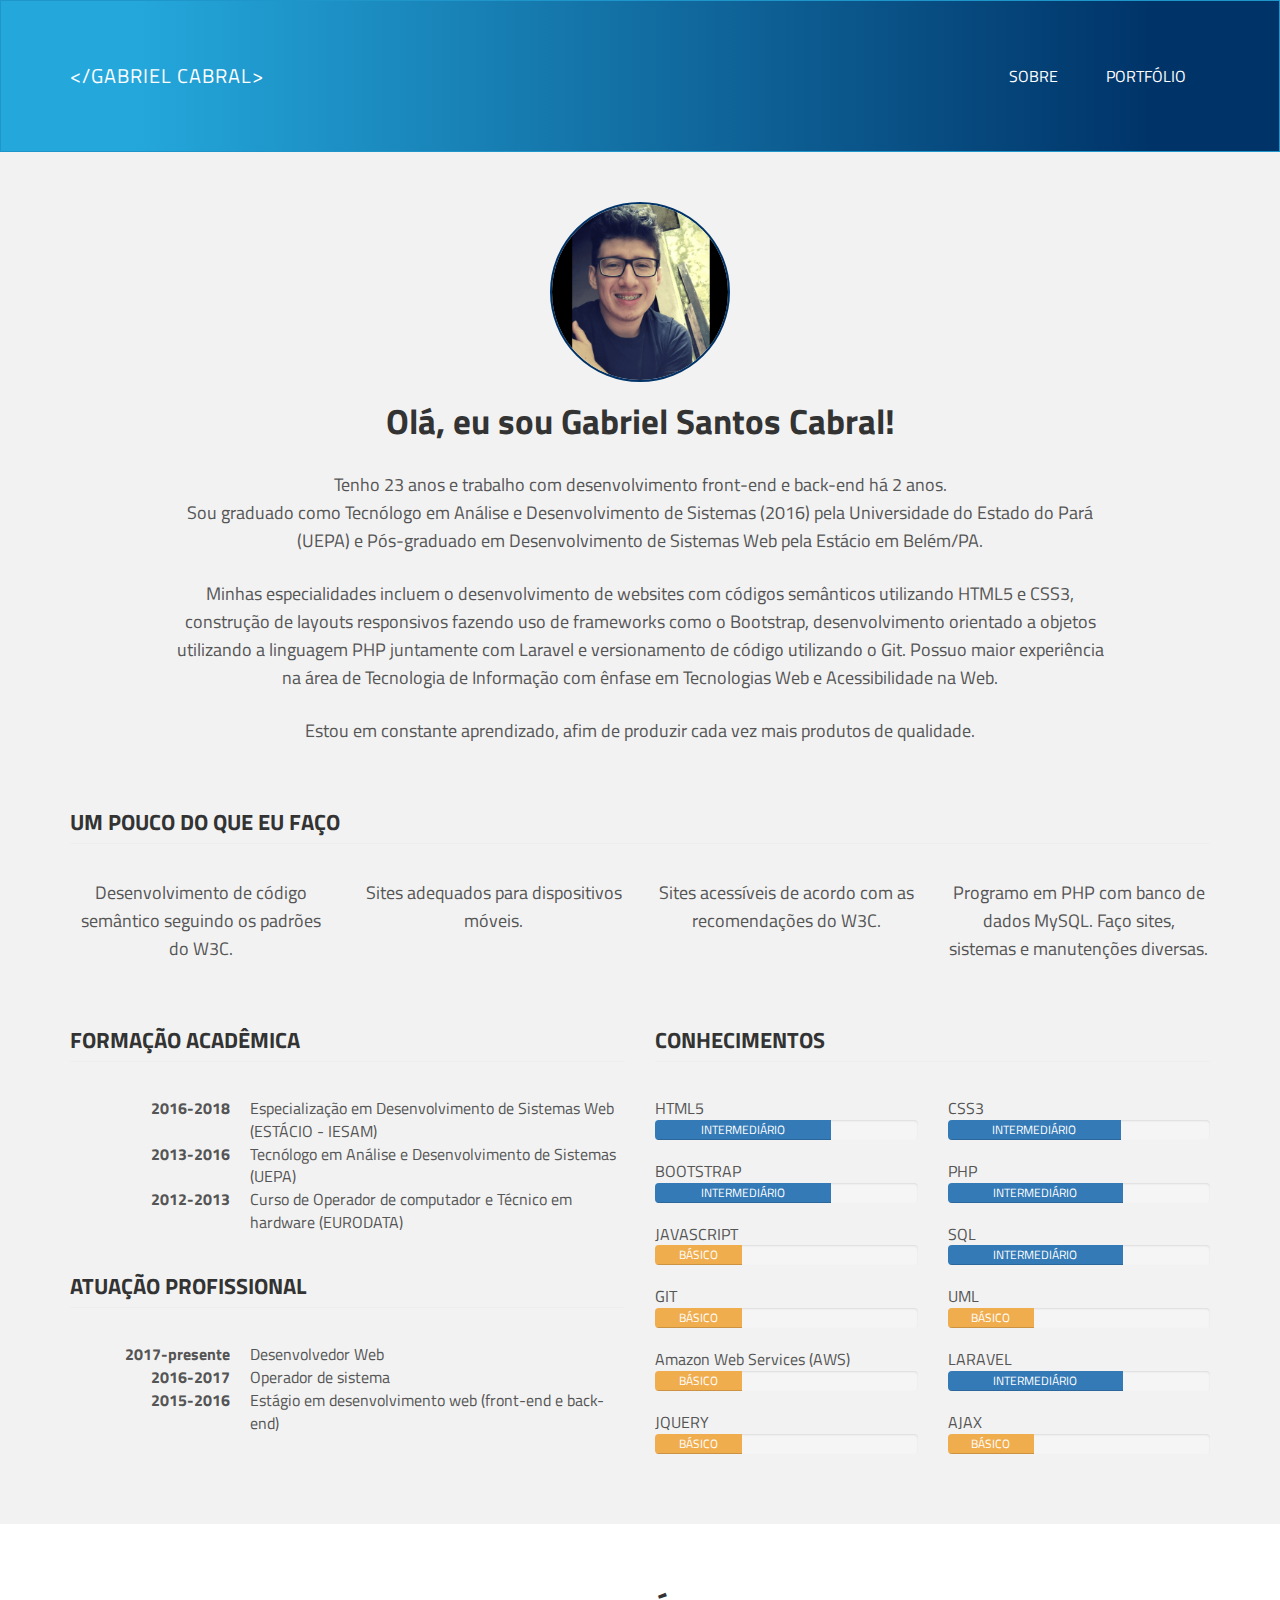
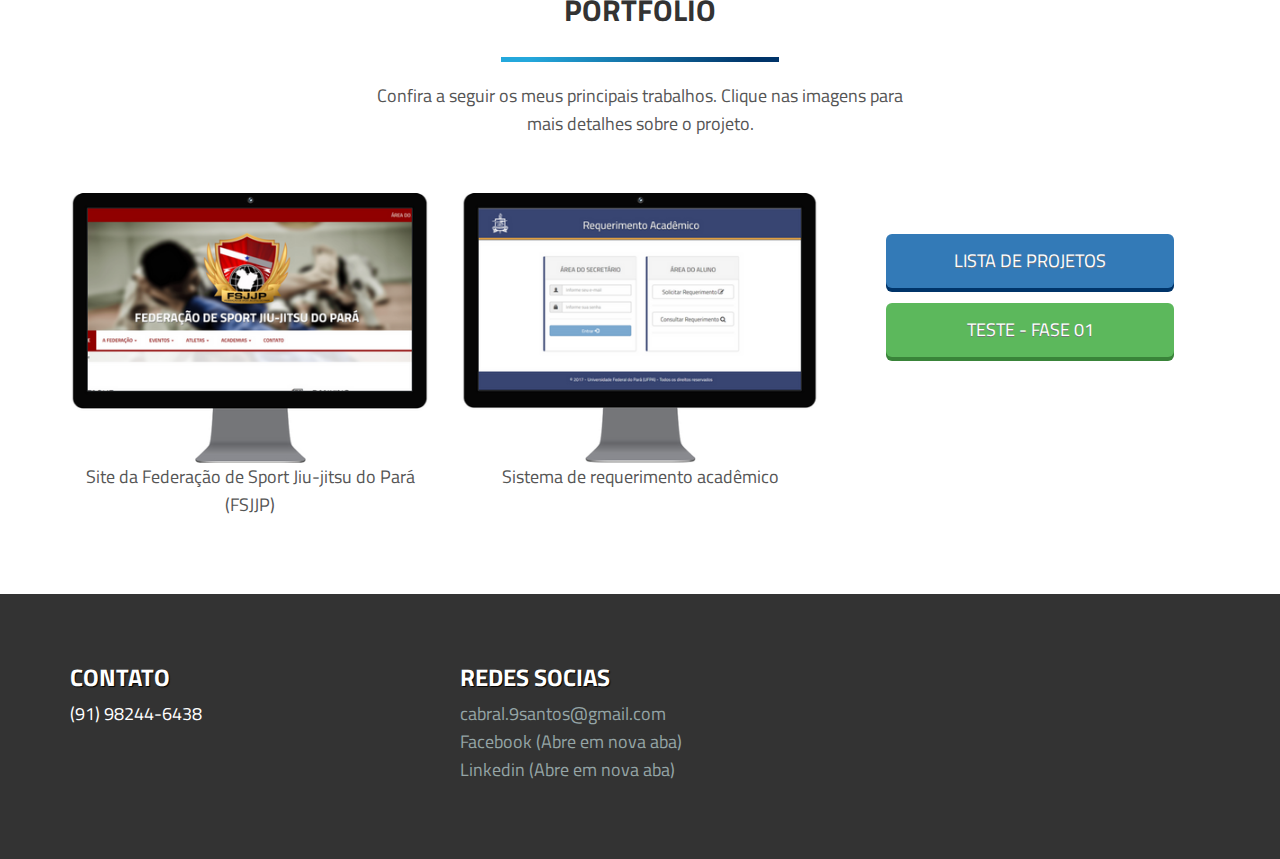
<file: index.html>
<!DOCTYPE html>
<html lang="pt-br">
    <head>
        <!-- METAS -->
        <meta charset="UTF-8"/>
        <meta name="viewport" content="width=device-width, initial-scale=1.0"/>
        <meta name="description" content="Portfólio do analista e desenvolvedor Gabriel Santos Cabral"/>
        <meta name="author" content="Gabriel Santos Cabral"/>

        <!-- TITLE -->
        <title>Gabriel Cabral | Analista e Desenvolvedor de Sistemas</title>

        <!-- FAVICON -->
        <link rel="icon" href="assets/img/favicon.ico"/>

        <!-- CSS -->
        <link rel="stylesheet" href="assets/css/bootstrap.min.css"/><!-- Bootstrap -->
        <link rel="stylesheet" href="assets/css/personalizado.css"/><!-- CSS Personalizado -->

        <!-- FONT E ÍCONES -->
        <link rel="stylesheet" href="https://use.fontawesome.com/releases/v5.0.13/css/all.css" integrity="sha384-DNOHZ68U8hZfKXOrtjWvjxusGo9WQnrNx2sqG0tfsghAvtVlRW3tvkXWZh58N9jp" crossorigin="anonymous">
    </head>
    <body>

        <!-- HEADER -->
        <header id="header" class="navbar navbar-inverse">
            <div class="container">
                <div class="navbar-header">
                    <button type="button" class="navbar-toggle" data-toggle="collapse" data-target=".navbar-collapse">
                        <span class="icon-bar"></span>
                        <span class="icon-bar"></span>
                        <span class="icon-bar"></span> 
                    </button>
                    <a class="navbar-brand" href="index.html">&lt;/Gabriel Cabral&gt;</a>
                </div>
                <nav class="navbar-collapse collapse">
                    <ul class="nav navbar-nav navbar-right">
                        <li><a href="#sobre">Sobre</a></li>
                        <li><a href="#portfolio">Portfólio</a></li>
                    </ul>
                </nav>
            </div>
        </header>

        <!-- SOBRE -->
        <section id="sobre">
            <div class="container">
                <div class="row">
                    <div class="col-xs-12 col-sm-10 col-sm-offset-1 text-center">
                        <img src="assets/img/joy.png" class="img-circle img-responsive center-block" alt="Gabriel Santos Cabral" width="1920" height="1920"/>
                        <h1>Olá, eu sou Gabriel Santos Cabral!</h1>
                        <p>
                            Tenho 23 anos e trabalho com desenvolvimento front-end e back-end há 2 anos. <br/>
                            Sou graduado como Tecnólogo em Análise e Desenvolvimento de Sistemas (2016) pela Universidade do Estado do Pará (UEPA) e Pós-graduado em Desenvolvimento de Sistemas Web pela Estácio em Belém/PA.
                        </p>
                        <p>
                            Minhas especialidades incluem o desenvolvimento de websites com códigos semânticos utilizando HTML5 e CSS3, construção de layouts responsivos fazendo uso de frameworks como o Bootstrap, desenvolvimento orientado a objetos utilizando a linguagem PHP juntamente com Laravel e versionamento de código utilizando o Git. Possuo maior experiência na área de Tecnologia de Informação com ênfase em Tecnologias Web e Acessibilidade na Web.
                        </p>
                        <p>
                            Estou em constante aprendizado, afim de produzir cada vez mais produtos de qualidade.
                        </p>
                        <!--<p>
                            Você pode <a href="sobre-mim.html">conhecer mais sobre as minhas qualificações</a>, <a href="portfolio.html">conferir os meus principais trabalhos em meu portfólio</a> ou <a href="contato.html">entrar em contato comigo</a>.
                        </p>-->
                    </div>
                </div>
                <div class="row">
                    <article class="col-xs-12">
                        <h2 class="page-header">Um pouco do que eu faço</h2>
                        <div class="row">
                            <div class="col-xs-12 col-sm-3 text-center">
                                <span class="far fa-file-code fa-4x icone" aria-hidden="true"></span>
                                <p>Desenvolvimento de código semântico seguindo os padrões do W3C.</p>
                            </div>
                            <div class="col-xs-12 col-sm-3 text-center">
                                <span class="fas fa-mobile-alt fa-4x icone" aria-hidden="true"></span>
                                <p>Sites adequados para dispositivos móveis.</p>
                            </div>
                            <div class="col-xs-12 col-sm-3 text-center">
                                <span class="fas fa-globe fa-4x icone" aria-hidden="true"></span>
                                <p>Sites acessíveis de acordo com as recomendações do W3C.</p>
                            </div>
                            <div class="col-xs-12 col-sm-3 text-center">
                                <span class="fas fa-code fa-4x icone" aria-hidden="true"></span>
                                <p>Programo em PHP com banco de dados MySQL. Faço sites, sistemas e manutenções diversas.</p>
                            </div>
                        </div>
                    </article>
                    <article class="col-xs-12 col-sm-6">
                        <h2 class="page-header">Formação Acadêmica</h2>
                        <dl class="dl-horizontal">
                            <dt>2016-2018</dt>
                            <dd>Especialização em Desenvolvimento de Sistemas Web (ESTÁCIO - IESAM)</dd>
                            <dt>2013-2016</dt>
                            <dd>Tecnólogo em Análise e Desenvolvimento de Sistemas (UEPA)</dd>
                            <dt>2012-2013</dt>
                            <dd>Curso de Operador de computador e Técnico em hardware (EURODATA) </dd>
                        </dl>
                        <h2 class="page-header">Atuação Profissional</h2>
                        <dl class="dl-horizontal">
                            <dt>2017-presente</dt>
                            <dd>Desenvolvedor Web</dd>
                            <dt>2016-2017</dt>
                            <dd>Operador de sistema</dd>
                            <dt>2015-2016</dt>
                            <dd>Estágio em desenvolvimento web (front-end e back-end)</dd>
                        </dl>
                    </article>
                    
                    <article class="col-xs-12 col-sm-6">
                        <h2 class="page-header">Conhecimentos</h2>

                       <div class="row">
                           <div class="col-sm-6">
                               <span class="fab fa-html5" aria-hidden="true"></span> HTML5
                        <div class="progress">
                            <div class="progress-bar" role="progressbar" aria-valuenow="95" aria-valuemin="0" aria-valuemax="100" style="width: 67%;">
                                <span>INTERMEDIÁRIO</span>
                            </div>
                        </div>
                           </div>
                           <div class="col-sm-6">
                               <span class="fab fa-css3-alt" aria-hidden="true"></span> CSS3
                        <div class="progress">
                            <div class="progress-bar" role="progressbar" aria-valuenow="80" aria-valuemin="0" aria-valuemax="100" style="width: 66%;">
                                <span>INTERMEDIÁRIO</span>
                            </div>
                        </div>
                           </div>
                       </div>
                       
                        <div class="row">
                           <div class="col-sm-6">
                               <span class="fa fa-code" aria-hidden="true"></span> BOOTSTRAP
                        <div class="progress">
                            <div class="progress-bar" role="progressbar" aria-valuenow="95" aria-valuemin="0" aria-valuemax="100" style="width: 67%;">
                                <span>INTERMEDIÁRIO</span>
                            </div>
                        </div>
                           </div>
                           <div class="col-sm-6">
                               <span class="fab fa-php" aria-hidden="true"></span> PHP
                        <div class="progress">
                            <div class="progress-bar" role="progressbar" aria-valuenow="95" aria-valuemin="0" aria-valuemax="100" style="width: 67%;">
                                <span>INTERMEDIÁRIO</span>
                            </div>
                        </div>
                           </div>
                       </div>
                       
                       
                        
                        <div class="row">
                           <div class="col-sm-6">
                               <span class="fab fa-js-square" aria-hidden="true"></span> JAVASCRIPT
                        <div class="progress">
                            <div class="progress-bar progress-bar-warning" role="progressbar" aria-valuenow="95" aria-valuemin="0" aria-valuemax="100" style="width: 33%;">
                                <span>BÁSICO</span>
                            </div>
                        </div>
                           </div>
                           <div class="col-sm-6">
                               <span class="fas fa-database" aria-hidden="true"></span> SQL
                        <div class="progress">
                            <div class="progress-bar" role="progressbar" aria-valuenow="95" aria-valuemin="0" aria-valuemax="100" style="width: 67%;">
                                <span>INTERMEDIÁRIO</span>
                            </div>
                        </div>
                           </div>
                       </div>
                       
                        <div class="row">
                           <div class="col-sm-6">
                                <span class="fab fa-git" aria-hidden="true"></span> GIT
                                <div class="progress">
                                    <div class="progress-bar progress-bar-warning" role="progressbar" aria-valuenow="95" aria-valuemin="0" aria-valuemax="100" style="width: 33%;">
                                        <span>BÁSICO</span>
                                    </div>
                                </div>
                           </div>
                           <div class="col-sm-6">
                              <span class="fa fa-th-large" aria-hidden="true"></span> UML
                                <div class="progress">
                                    <div class="progress-bar progress-bar-warning" role="progressbar" aria-valuenow="95" aria-valuemin="0" aria-valuemax="100" style="width: 33%;">
                                        <span>BÁSICO</span>
                                    </div>
                                </div>
                           </div>
                       </div>
					   
					   <div class="row">
                           <div class="col-sm-6">
                                <span class="fab fa-aws" aria-hidden="true"></span> Amazon Web Services (AWS)
                                <div class="progress">
                                    <div class="progress-bar progress-bar-warning" role="progressbar" aria-valuenow="95" aria-valuemin="0" aria-valuemax="100" style="width: 33%;">
                                        <span>BÁSICO</span>
                                    </div>
                                </div>
                           </div>
                           <div class="col-sm-6">
                               <span class="fab fa-laravel" aria-hidden="true"></span> LARAVEL
                        <div class="progress">
                            <div class="progress-bar" role="progressbar" aria-valuenow="95" aria-valuemin="0" aria-valuemax="100" style="width: 67%;">
                                <span>INTERMEDIÁRIO</span>
                            </div>
                        </div>
                           </div>
                       </div>

                       <div class="row">
                           <div class="col-sm-6">
                                <span class="fa fa-terminal" aria-hidden="true"></span> JQUERY
                                <div class="progress">
                                    <div class="progress-bar progress-bar-warning" role="progressbar" aria-valuenow="95" aria-valuemin="0" aria-valuemax="100" style="width: 33%;">
                                        <span>BÁSICO</span>
                                    </div>
                                </div>
                           </div>
                           <div class="col-sm-6">
                              <span class="fa fa-file-code" aria-hidden="true"></span> AJAX
                                <div class="progress">
                                    <div class="progress-bar progress-bar-warning" role="progressbar" aria-valuenow="95" aria-valuemin="0" aria-valuemax="100" style="width: 33%;">
                                        <span>BÁSICO</span>
                                    </div>
                                </div>
                           </div>
                       </div>
                    </article>
                </div>
            </div>
        </section>
        <!-- /SOBRE -->

        <!-- PORTFOLIO -->
        <section id="portfolio">
            <div class="container">
                <h2 class="text-center">Portfólio</h2>

                <div class="row">
                    <div class="col-xs-12 col-sm-6 col-sm-offset-3 text-center descricao">
                        <hr/>
                        <p>Confira a seguir os meus principais trabalhos. Clique nas imagens para mais detalhes sobre o projeto.</p>
                    </div>
                </div>

                <div class="row">
                    <div class="col-xs-12 col-sm-4 text-center">
                        <a href="#modalFSJJP" id="linkFSJJP">
                            <img src="assets/img/portfolio/fsjjp.png" class="img-responsive" width="400" height="300" alt="Portfólio - Site da Federação de Sport Jiu-jitsu do Pará"/>
                        </a>
                        <p>Site da Federação de Sport Jiu-jitsu do Pará (FSJJP)</p>
                    </div>
                    <div class="col-xs-12 col-sm-4 text-center">
                        <a href="#modalRequerimento" id="linkRequerimento">
                            <img src="assets/img/portfolio/login.png" class="img-responsive" width="400" height="300" alt="Portfólio - Sistema de requerimento acadêmico"/>
                        </a>
                        <p>Sistema de requerimento acadêmico</p>
                    </div>
                    <div class="col-xs-12 col-sm-4 text-center">
                       <div class="lista-projetos">
                           <a href="pm-proj004/index.html" class="btn btn-lg btn-primary">LISTA DE PROJETOS</a>
                           <a href="pm-testes/fase-01/index.html" class="btn btn-lg btn-success">TESTE - FASE 01</a>
                       </div>
                    </div>
                </div>
            </div>
        </section>
        <!-- /PORTFOLIO -->

        <!-- FOOTER -->
        <footer id="footer">
            <div class="container">
                <div class="row">
                    <div class="col-xs-12 col-sm-4">
                        <h3>Contato</h3>
                        <p><span>(91) 98244-6438</span></p>
                    </div>
                    <div class="col-xs-12 col-sm-4">
                        <h3>Redes Socias</h3>
                        <p>
                            <a href="#">cabral.9santos@gmail.com</a><br/>
                            <a href="https://www.facebook.com/gabriel.cabral.5851" target="_blank">Facebook (Abre em nova aba)</a><br/>
                            <a href="https://www.linkedin.com/in/gabrielscabral" target="_blank">Linkedin (Abre em nova aba)</a>
                        </p>
                    </div>
                    <div class="col-xs-12 col-sm-4 text-center">
                        <a href="#header" title="Voltar para o topo da página">
                            <span class="fa fa-chevron-circle-up fa-2x"></span>
                        </a>
                    </div>
                </div>
            </div>     
        </footer>

        <!-- MODAL - SISTEMA REQUERIMENTO -->
        <div class="modal fade" id="modalRequerimento" role="dialog">
            <div class="modal-dialog modal-lg">
                <!-- Modal content-->
                <div class="modal-content">
                    <div class="modal-header">
                        <button type="button" class="close" data-dismiss="modal">&times;</button>
                        <h3> Sistema de requerimento acadêmico</h3>
                    </div>
                    <div class="modal-body">
                        <img src="assets/img/portfolio/prints/login.PNG" class="img-responsive img-thumbnail" alt="Sistema de Requerimento Acadêmico"/>
                        <div class="row">
                            <div class="col-xs-12 col-sm-6 col-sm-offset-3 text-center descricao">
                                <hr/>
                            </div>
                        </div>
                        <h4>Descrição:</h4>
                        <p>Sistema web de requerimento acadêmico com layout responsivo. O projeto foi desenvolvido como freelancer e atuei como Desenvolvedor front-end e back-end.</p>
                        <h4>Tecnologias Utilizadas:</h4>
                        <p>HTML5, CSS3, Jquery, Bootstrap, PHP e MySQL</p>
                        <h4>Situação</h4>
                        <p>Concluído</p>
                    </div>
                    <div class="modal-footer">
                        <button type="button" class="btn btn-danger btn-default pull-right" data-dismiss="modal">
                            <span class="fa fa-close"></span> Fechar <span class="sr-only">Modal</span>
                        </button>                        
                    </div>
                </div>
            </div>
        </div>
        <!-- /MODAL - SISTEMA REQUERIMENTO -->

        <!-- MODAL - SISTEMA FSJJP -->
        <div class="modal fade" id="modalFSJJP" role="dialog">
            <div class="modal-dialog modal-lg">
                <!-- Modal content-->
                <div class="modal-content">
                    <div class="modal-header">
                        <button type="button" class="close" data-dismiss="modal">&times;</button>
                        <h3> Sistema da FSJJP</h3>
                    </div>
                    <div class="modal-body">
                        <img src="assets/img/portfolio/prints/fpsjj.PNG" class="img-responsive img-thumbnail" alt="Sistema da Federação de Sport Jiu-jitsu do Pará (FSJJP)"/>
                        <div class="row">
                            <div class="col-xs-12 col-sm-6 col-sm-offset-3 text-center descricao">
                                <hr/>
                            </div>
                        </div>
                        <h4>Descrição:</h4>
                        <p>Sistema da Federação de Sport Jiu-jitsu do Pará (FSJJP) com layout responsivo. O projeto está sendo desenvolvido como freelancer e estou atuando como Desenvolvedor front-end e back-end.</p>
                        <h4>Tecnologias Utilizadas:</h4>
                        <p>HTML5, CSS3, Jquery, Bootstrap, PHP e MySQL</p>
                        <h4>Situação:</h4>
                        <p>Em desenvolvimento</p>
                        <h4>Link do site:</h4>
                        <p><a href="http://fsjjp.herokuapp.com/" target="_blank">Veja o site aqui. (Abre em nova aba)</a></p>
                    </div>
                    <div class="modal-footer">
                        <button type="button" class="btn btn-danger btn-default pull-right" data-dismiss="modal">
                            <span class="fa fa-close"></span> Fechar <span class="sr-only">Modal</span>
                        </button>                        
                    </div>
                </div>
            </div>
        </div>
        <!-- /MODAL - SISTEMA FSJJP -->

        <!-- JS -->
        <script src="assets/js/jquery-2.1.4.min.js"></script>
        <script src="assets/js/bootstrap.min.js"></script>
        <script>
            $(document).ready(function () {
                $("#linkRequerimento").click(function () {
                    $("#modalRequerimento").modal();
                });
                $("#linkFSJJP").click(function () {
                    $("#modalFSJJP").modal();
                });
            });
        </script>

        <script>
            var $doc = $('html, body');
            $('a').click(function () {
                $doc.animate({
                    scrollTop: $($.attr(this, 'href')).offset().top
                }, 600);
                return false;
            });
        </script>
    </body>
</html>
</file>
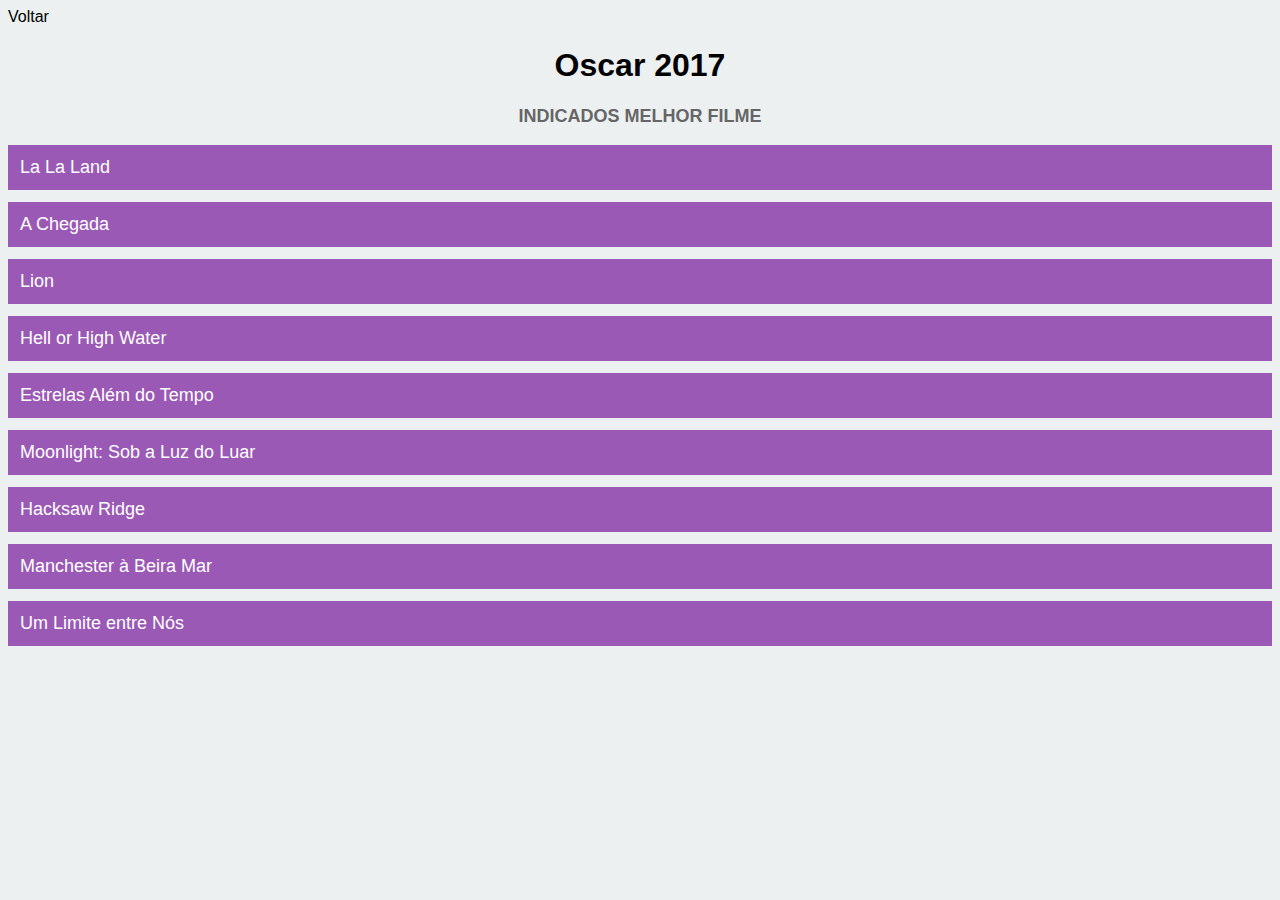
<file: pm-proj001/index.html>
<!DOCTYPE html>
<html lang="pt-br">
    <head>
        <meta charset="UTF-8">
        
        <title>Oscar 2017 | Projeto 001</title>
        
        <link rel="stylesheet" href="estilo.css"/>
    </head>
    <body>
       <a href="../pm-proj004/" class="link-voltar">Voltar</a>

       <h1>Oscar 2017</h1>
       <h2>Indicados Melhor Filme</h2>

        <ul>
            <li>La La Land</li>
            <li>A Chegada</li>
            <li>Lion</li>
            <li>Hell or High Water</li>
            <li>Estrelas Além do Tempo</li>
            <li>Moonlight: Sob a Luz do Luar</li>
            <li>Hacksaw Ridge</li>
            <li>Manchester à Beira Mar</li>
            <li>Um Limite entre Nós</li>
        </ul>
    </body>
</html>
</file>
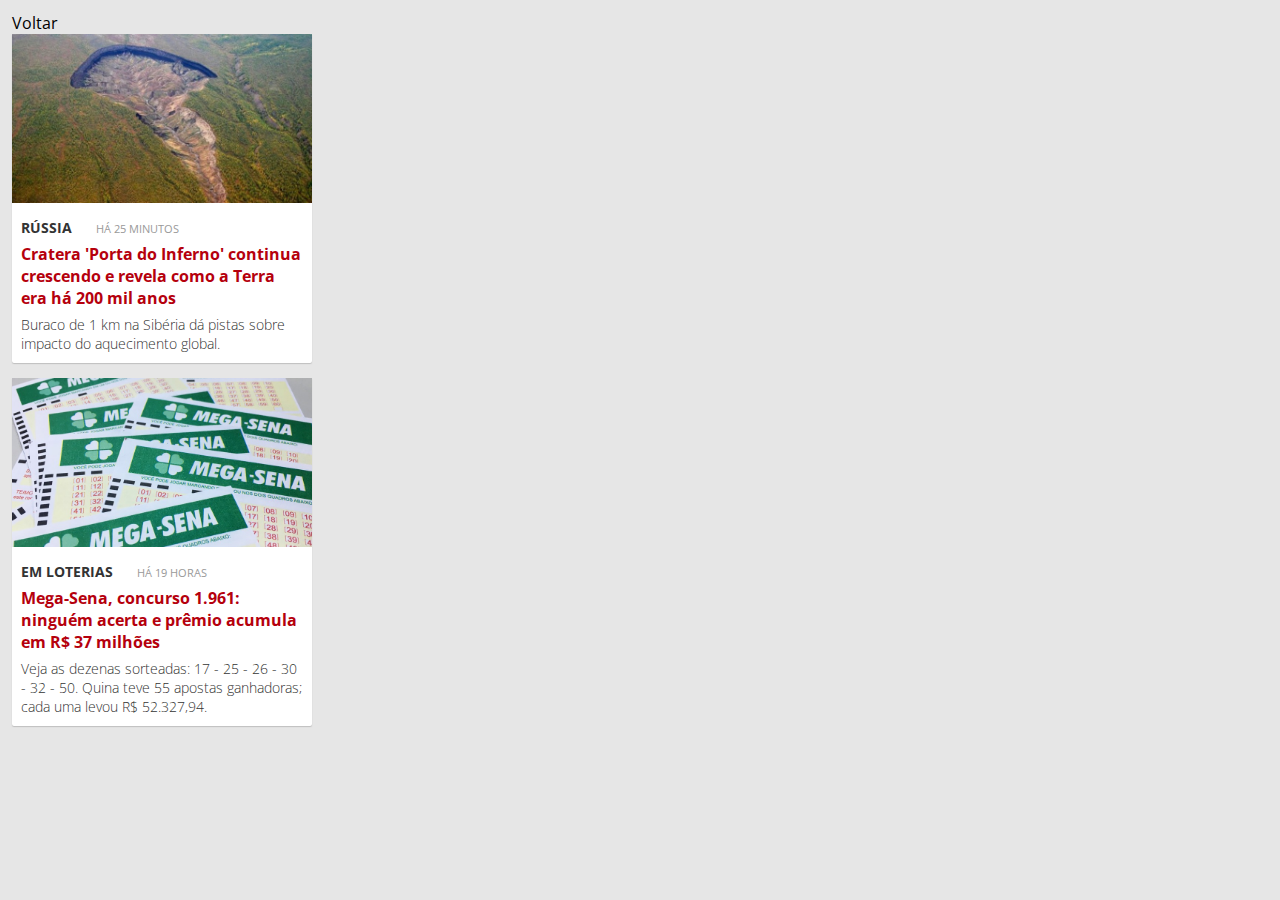
<file: pm-proj002/index.html>
<!DOCTYPE html>
<html lang="pt-br">
    <head>
       <!-- METAS -->
        <meta charset="UTF-8">

       <!-- TITLE -->
        <title>Notícias | Projeto 002</title>

        <!-- CSS -->
        <link rel="stylesheet" href="estilo.css"/>
    </head>
    <body>
        <a href="../pm-proj004/" class="link-voltar">Voltar</a>

        <div class="cardNoticia">
           <a href="http://bit.ly/pm-proj002-noticia">
            <img src="cratera.jpg" class="cardNoticia__img" alt=" Cratera 'Porta do Inferno' localizada na Sibéria"/>
            </a>
            <div class="cardNoticia__content">
                <span class="cardNoticia__content--local">Rússia</span> <small class="cardNoticia__content--tempo">Há 25 minutos</small>
                
                <h2 class="cardNoticia__titulo">
                    <a href="http://bit.ly/pm-proj002-noticia" class="cardNoticia__titulo--link">Cratera 'Porta do Inferno' continua crescendo e revela como a Terra era há 200 mil anos</a>
                </h2>
                
                <p class="cardNoticia__descricao">Buraco de 1 km na Sibéria dá pistas sobre impacto do aquecimento global.</p>
            </div>
        </div>
        
        <div class="cardNoticia">
           <a href="http://g1.globo.com/loterias/noticia/mega-sena-concurso-1961-resultado.ghtml">
            <img src="mega-sena.jpg" class="cardNoticia__img" alt="Mega-Sena"/>
            </a>
            <div class="cardNoticia__content">
                <span class="cardNoticia__content--local">Em Loterias</span> <small class="cardNoticia__content--tempo">Há 19 horas</small>
                
                <h2 class="cardNoticia__titulo">
                    <a href="http://bit.ly/pm-proj002-noticia" class="cardNoticia__titulo--link">
                    Mega-Sena, concurso 1.961: ninguém acerta e prêmio acumula em R$ 37 milhões</a>
                </h2>
                
                <p class="cardNoticia__descricao">Veja as dezenas sorteadas: 17 - 25 - 26 - 30 - 32 - 50. Quina teve 55 apostas ganhadoras; cada uma levou R$ 52.327,94.</p>
            </div>
        </div>
    </body>
</html>
</file>
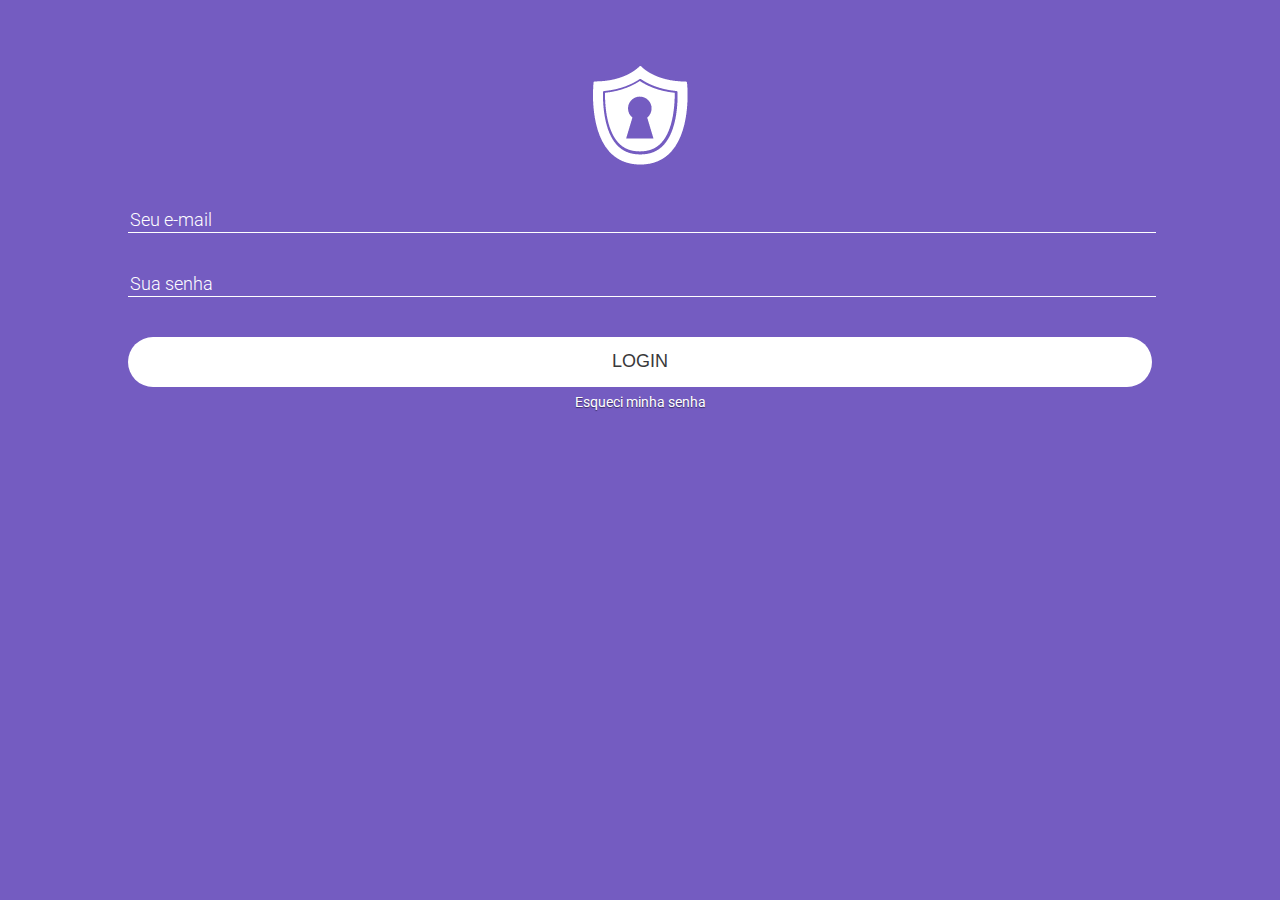
<file: pm-proj003/index.html>
<!DOCTYPE html>
<html lang="pt-br">
    <head>
       <!-- METAS -->
        <meta charset="UTF-8">
        
        <!-- TITLE -->
        <title>Login | Projeto 003</title>
        
        <!-- CSS -->
        <link rel="stylesheet" href="css/normalize.css"/>
        <link rel="stylesheet" href="css/estilo.css">
        
        <!-- FONTS -->
        <link href="https://fonts.googleapis.com/css?family=Roboto:300,400,500" rel="stylesheet">
    </head>
    <body>
       <div class="painelLogin">
            <img src="img/logo.png" class="painelLogin__img" alt="Logo do sistema"/>
            
            <form class="formLogin" action="#">
                <div class="formLogin--group">
                    <label for="email" class="formLogin__label--oculto">Seu E-mail</label>
                    <input type="email" name="email" class="formLogin__input" placeholder="Seu e-mail" required/>
                </div>
                
                <div class="formLogin--group">
                    <label for="senha" class="formLogin__label--oculto" >Seu Senha</label>
                    <input type="password" name="senha" class="formLogin__input" placeholder="Sua senha" required/>
                </div>
                
                <div class="formLogin--group">
                    <button type="submit" class="formLogin__button">Login</button>
                </div>
            </form>
            
            <a href="senha.html" class="painelLogin__link">Esqueci minha senha</a>
        </div>
    </body>
</html>
</file>
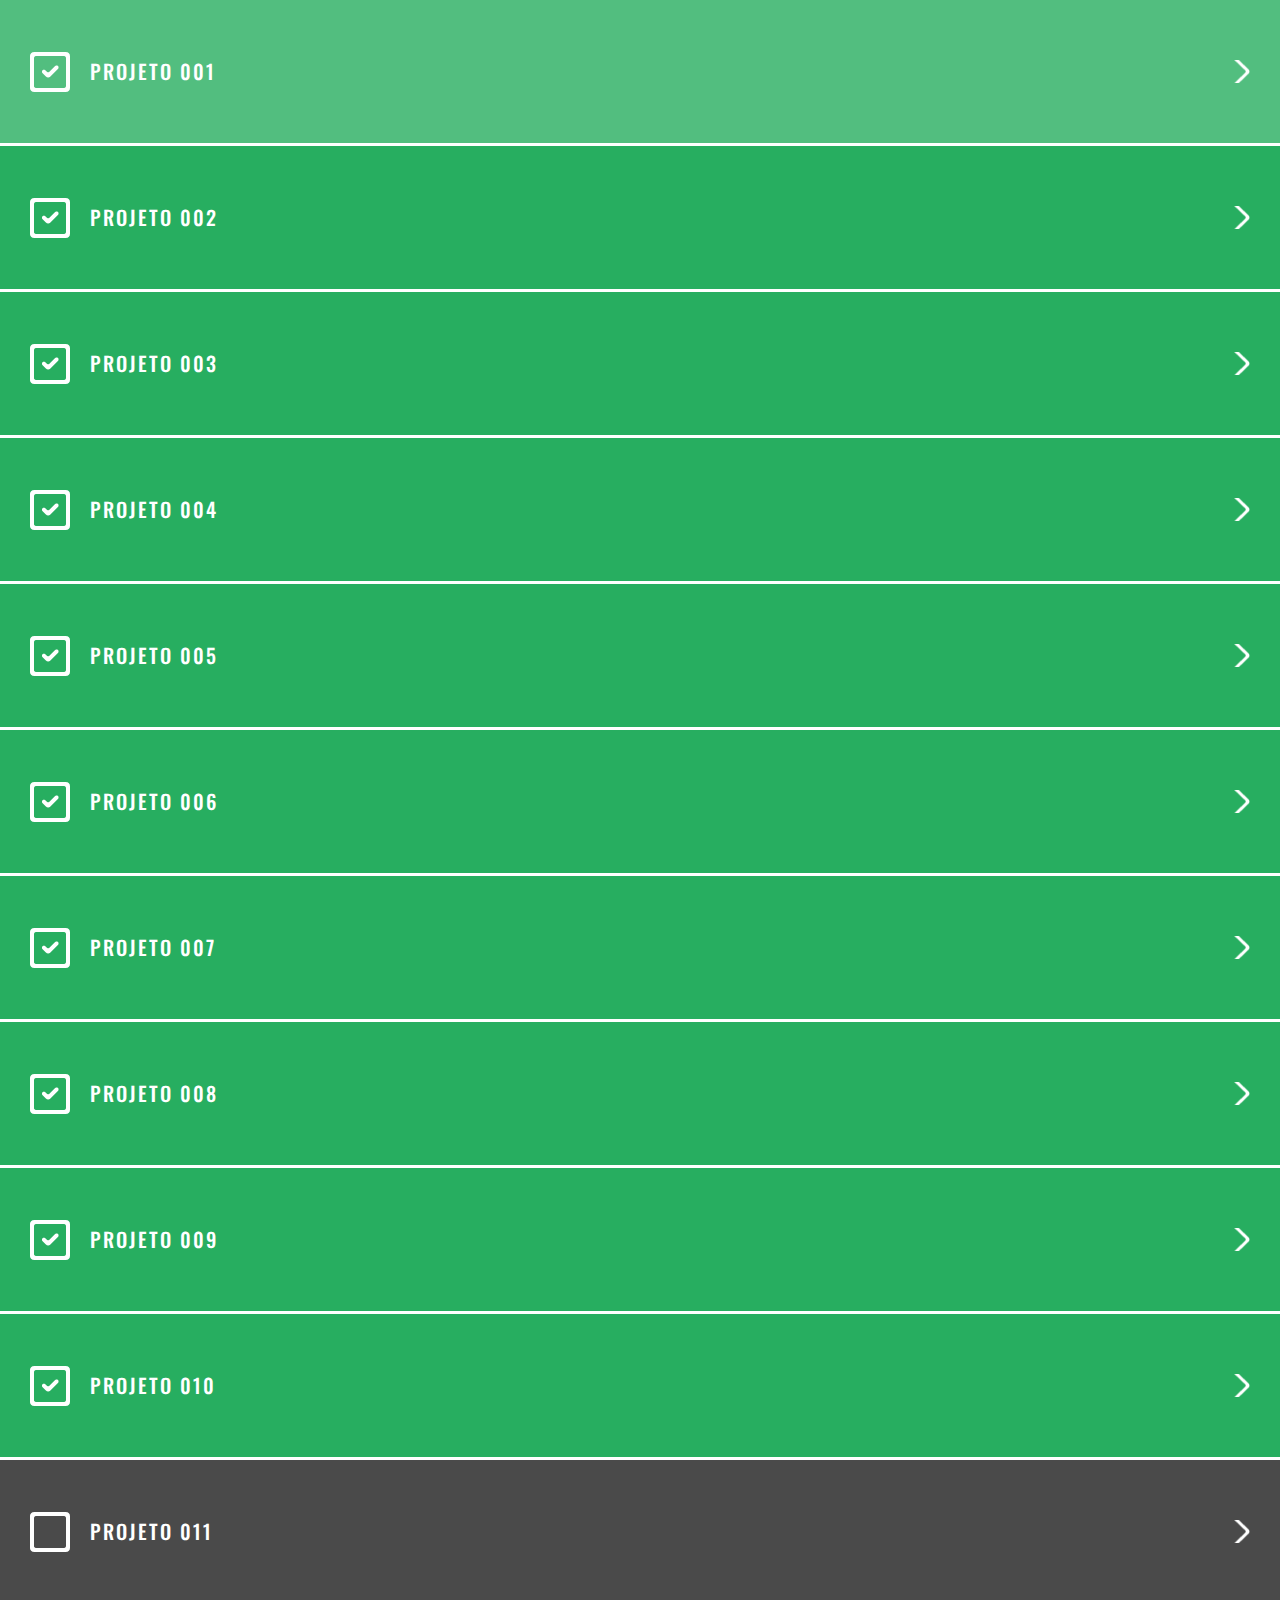
<file: pm-proj004/index.html>
<!DOCTYPE html>
<html lang="pt-br">
    <head>
           <!-- METAS -->
            <meta charset="UTF-8">

            <!-- TITLE -->
            <title>Lista de Projetos | Projeto 004</title>

            <!-- CSS -->
            <link rel="stylesheet" href="css/normalize.css"/>
            <link rel="stylesheet" href="css/estilo.css">

            <!-- FONTS -->
            <link href="https://fonts.googleapis.com/css?family=Oswald" rel="stylesheet">
    </head>
    <body>
        <ul class="lista">
            <li class="lista__item lista__item--select">
               <a href="../pm-proj001/" class="lista__link">Projeto 001</a>
            </li>
            <li class="lista__item lista__item--select">
               <a href="../pm-proj002/" class="lista__link">Projeto 002</a>
            </li>
            <li class="lista__item lista__item--select">
               <a href="../pm-proj003/" class="lista__link">Projeto 003</a>
            </li>
            <li class="lista__item lista__item--select">
               <a href="../pm-proj004/" class="lista__link">Projeto 004</a>
            </li>
            <li class="lista__item lista__item--select">
               <a href="../pm-proj005/" class="lista__link">Projeto 005</a>
            </li>
            <li class="lista__item lista__item--select">
               <a href="../pm-proj006/" class="lista__link">Projeto 006</a>
            </li>
            <li class="lista__item lista__item--select">
               <a href="../pm-proj007/" class="lista__link">Projeto 007</a>
            </li>
            <li class="lista__item lista__item--select">
               <a href="../pm-proj008/" class="lista__link">Projeto 008</a>
            </li>
            <li class="lista__item lista__item--select">
               <a href="../pm-proj009/" class="lista__link">Projeto 009</a>
            </li>
            <li class="lista__item lista__item--select">
               <a href="../pm-proj010/" class="lista__link">Projeto 010</a>
            </li>
            <li class="lista__item lista__item--deselect">
               <a href="../pm-proj004/" class="lista__link">Projeto 011</a>
            </li>
        </ul>
    </body>
</html>
</file>
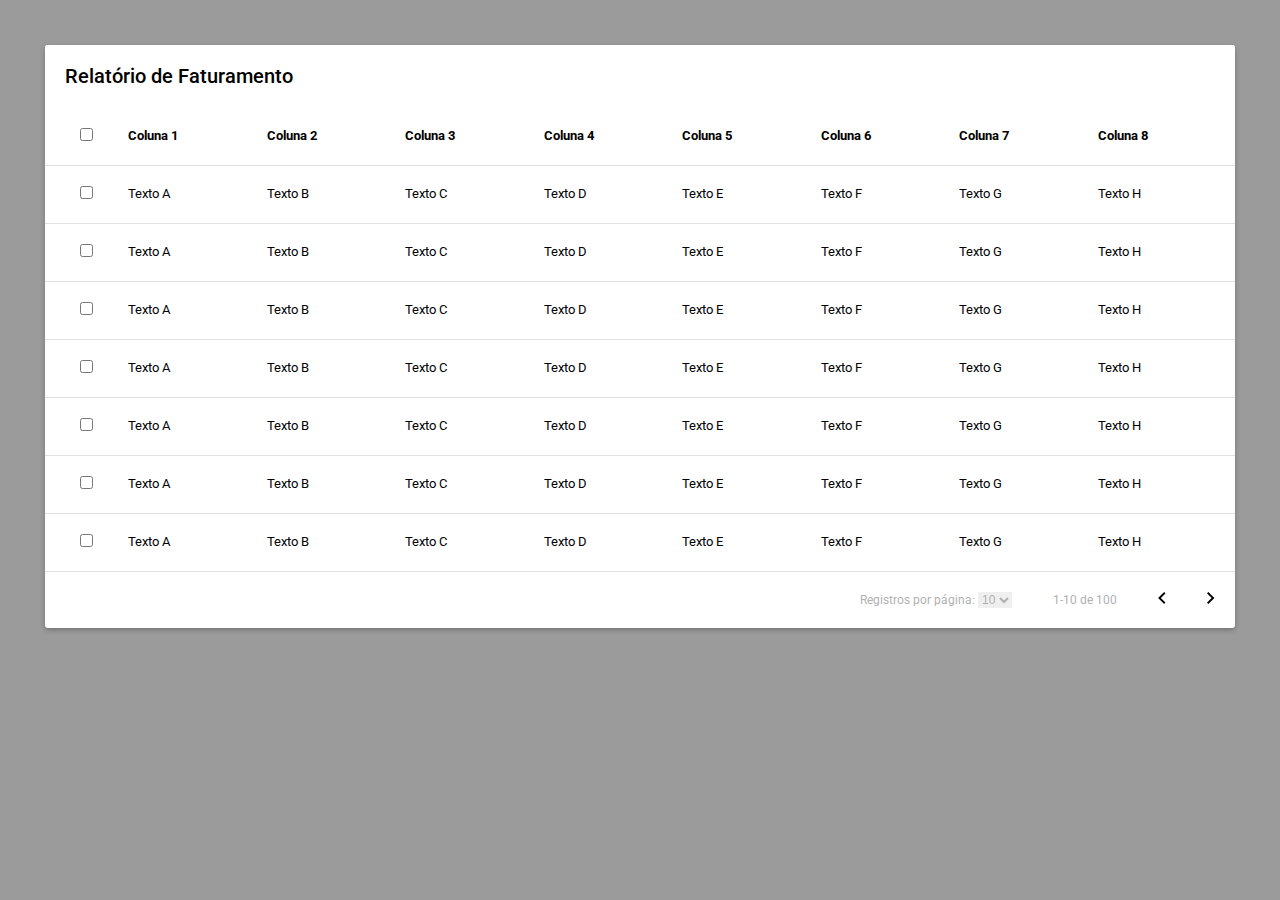
<file: pm-proj005/index.html>
<!DOCTYPE html>
<html lang="pt-br">
    <head>
           <!-- METAS -->
            <meta charset="UTF-8">

            <!-- TITLE -->
            <title>Relatório de Faturamento | Projeto 005</title>

            <!-- CSS -->
            <link rel="stylesheet" href="css/normalize.css"/>
            <link rel="stylesheet" href="css/estilo.css">

            <!-- FONTS -->
            <link href="https://fonts.googleapis.com/css?family=Roboto:400,500" rel="stylesheet">
    </head>
    <body>
        <div class="container">
            <table class="tblRelatorio">
               <caption>Relatório de Faturamento</caption>
                <thead>
                    <tr>
                        <th><input type="checkbox"></th>
                        <th>Coluna 1</th>
                        <th>Coluna 2</th>
                        <th>Coluna 3</th>
                        <th>Coluna 4</th>
                        <th>Coluna 5</th>
                        <th>Coluna 6</th>
                        <th>Coluna 7</th>
                        <th>Coluna 8</th>
                    </tr>
                </thead>
                <tbody>
                    <tr>
                        <td><input type="checkbox"></td>
                        <td>Texto A</td>
                        <td>Texto B</td>
                        <td>Texto C</td>
                        <td>Texto D</td>
                        <td>Texto E</td>
                        <td>Texto F</td>
                        <td>Texto G</td>
                        <td>Texto H</td>
                    </tr>
                    <tr>
                        <td><input type="checkbox"></td>
                        <td>Texto A</td>
                        <td>Texto B</td>
                        <td>Texto C</td>
                        <td>Texto D</td>
                        <td>Texto E</td>
                        <td>Texto F</td>
                        <td>Texto G</td>
                        <td>Texto H</td>
                    </tr>
                    <tr>
                        <td><input type="checkbox"></td>
                        <td>Texto A</td>
                        <td>Texto B</td>
                        <td>Texto C</td>
                        <td>Texto D</td>
                        <td>Texto E</td>
                        <td>Texto F</td>
                        <td>Texto G</td>
                        <td>Texto H</td>
                    </tr>
                    <tr>
                        <td><input type="checkbox"></td>
                        <td>Texto A</td>
                        <td>Texto B</td>
                        <td>Texto C</td>
                        <td>Texto D</td>
                        <td>Texto E</td>
                        <td>Texto F</td>
                        <td>Texto G</td>
                        <td>Texto H</td>
                    </tr>
                    <tr>
                        <td><input type="checkbox"></td>
                        <td>Texto A</td>
                        <td>Texto B</td>
                        <td>Texto C</td>
                        <td>Texto D</td>
                        <td>Texto E</td>
                        <td>Texto F</td>
                        <td>Texto G</td>
                        <td>Texto H</td>
                    </tr>
                    <tr>
                        <td><input type="checkbox"></td>
                        <td>Texto A</td>
                        <td>Texto B</td>
                        <td>Texto C</td>
                        <td>Texto D</td>
                        <td>Texto E</td>
                        <td>Texto F</td>
                        <td>Texto G</td>
                        <td>Texto H</td>
                    </tr>
                    <tr>
                        <td><input type="checkbox"></td>
                        <td>Texto A</td>
                        <td>Texto B</td>
                        <td>Texto C</td>
                        <td>Texto D</td>
                        <td>Texto E</td>
                        <td>Texto F</td>
                        <td>Texto G</td>
                        <td>Texto H</td>
                    </tr>
                </tbody>
                <tfoot>
                   <tr>
                       <td colspan="9">
                            <label for="pag">Registros por página:</label>
                            <select id="pag">
                                <option selected>10</option>
                                <option>20</option>
                                <option>30</option>
                            </select>
                            <span>1-10 de 100</span>
                            <a href="#anterior"><img src="img/icon-left.png" alt=""></a>
                            <a href="#proximo"><img src="img/icon-right.png" alt=""></a>
                        </td>
                    </tr>
                </tfoot>
            </table>
        </div>
    </body>
</html>
</file>
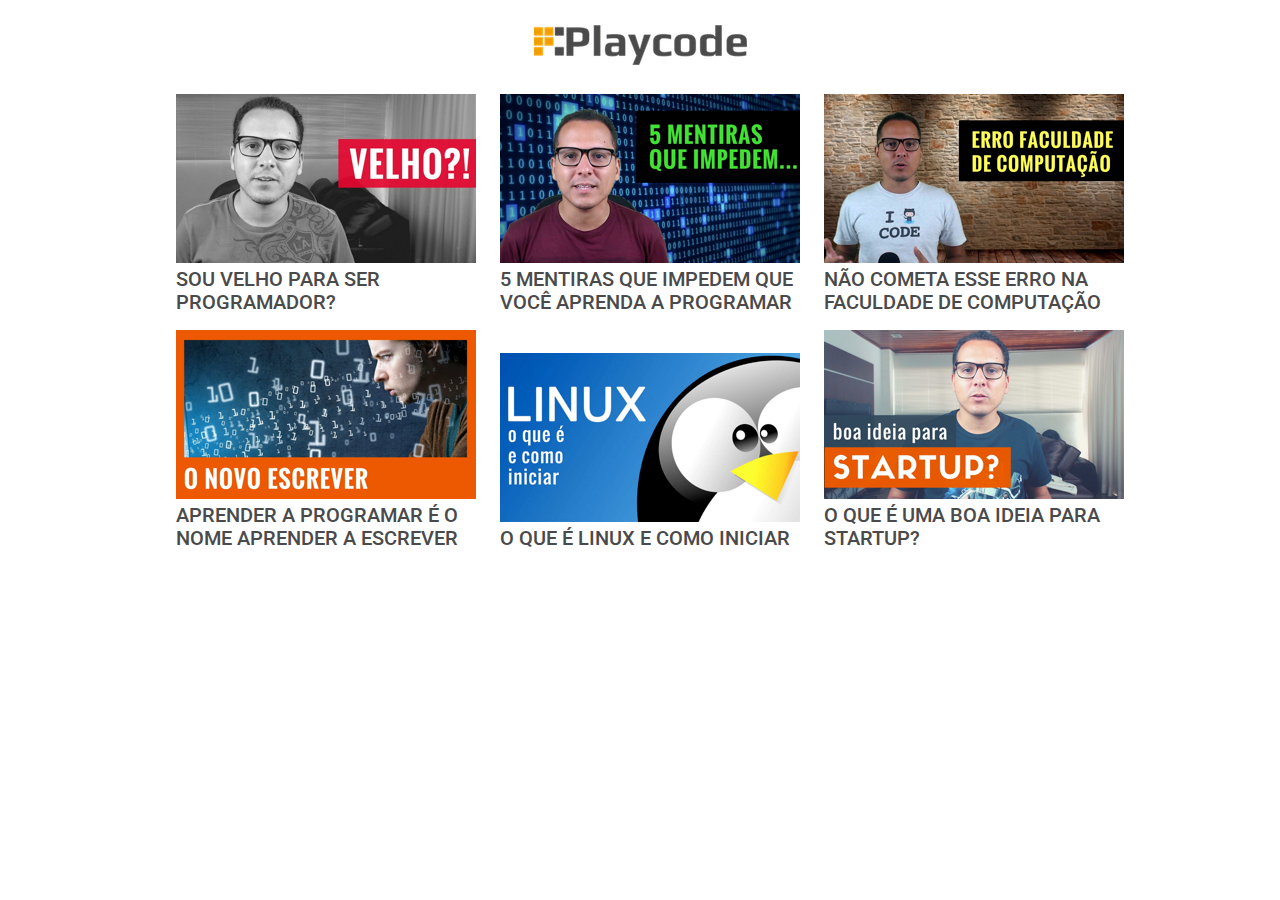
<file: pm-proj006/index.html>
<!DOCTYPE html>
<html lang="pt-br">
    <head>
           <!-- METAS -->
            <meta charset="UTF-8">
            <meta name="viewport" content="width=device-width, initial-scale=1"/>

            <!-- TITLE -->
            <title>Playcode Makers | Projeto 005</title>

            <!-- CSS -->
            <link rel="stylesheet" href="css/normalize.css"/>
            <link rel="stylesheet" href="css/estilo.css">

            <!-- FONTS -->
            <link href="https://fonts.googleapis.com/css?family=Roboto:400,500" rel="stylesheet">
    </head>
    <body>
        <img src="img/logo-playcode-preto-2.png" class="logo" alt="Logomarca da Playcode"/>
        
        <div class="container">
            <div class="card">
                <img src="img/card-1.png" class="card__img" alt="Cartão 1"/>
                <h2 class="card__titulo">Sou velho para ser programador?</h2>
            </div>
            <div class="card">
                <img src="img/card-2.png" class="card__img" alt="Cartão 2"/>
                <h2 class="card__titulo">5 Mentiras que impedem que você aprenda a programar</h2>
            </div>
            <div class="card">
                <img src="img/card-3.png" class="card__img" alt="Cartão 3"/>
                <h2 class="card__titulo">Não cometa esse erro na faculdade de computação</h2>
            </div>
            
            <div class="card">
                <img src="img/card-4.png" class="card__img" alt="Cartão 4"/>
                <h2 class="card__titulo">Aprender a programar é o nome aprender a escrever</h2>
            </div>
            <div class="card">
                <img src="img/card-5.png" class="card__img" alt="Cartão 5"/>
                <h2 class="card__titulo">O que é linux e como iniciar</h2>
            </div>
            <div class="card">
                <img src="img/card-6.png" class="card__img" alt="Cartão 6"/>
                <h2 class="card__titulo">O que é uma boa ideia para startup?</h2>
            </div>
        </div>
    </body>
</html>
</file>
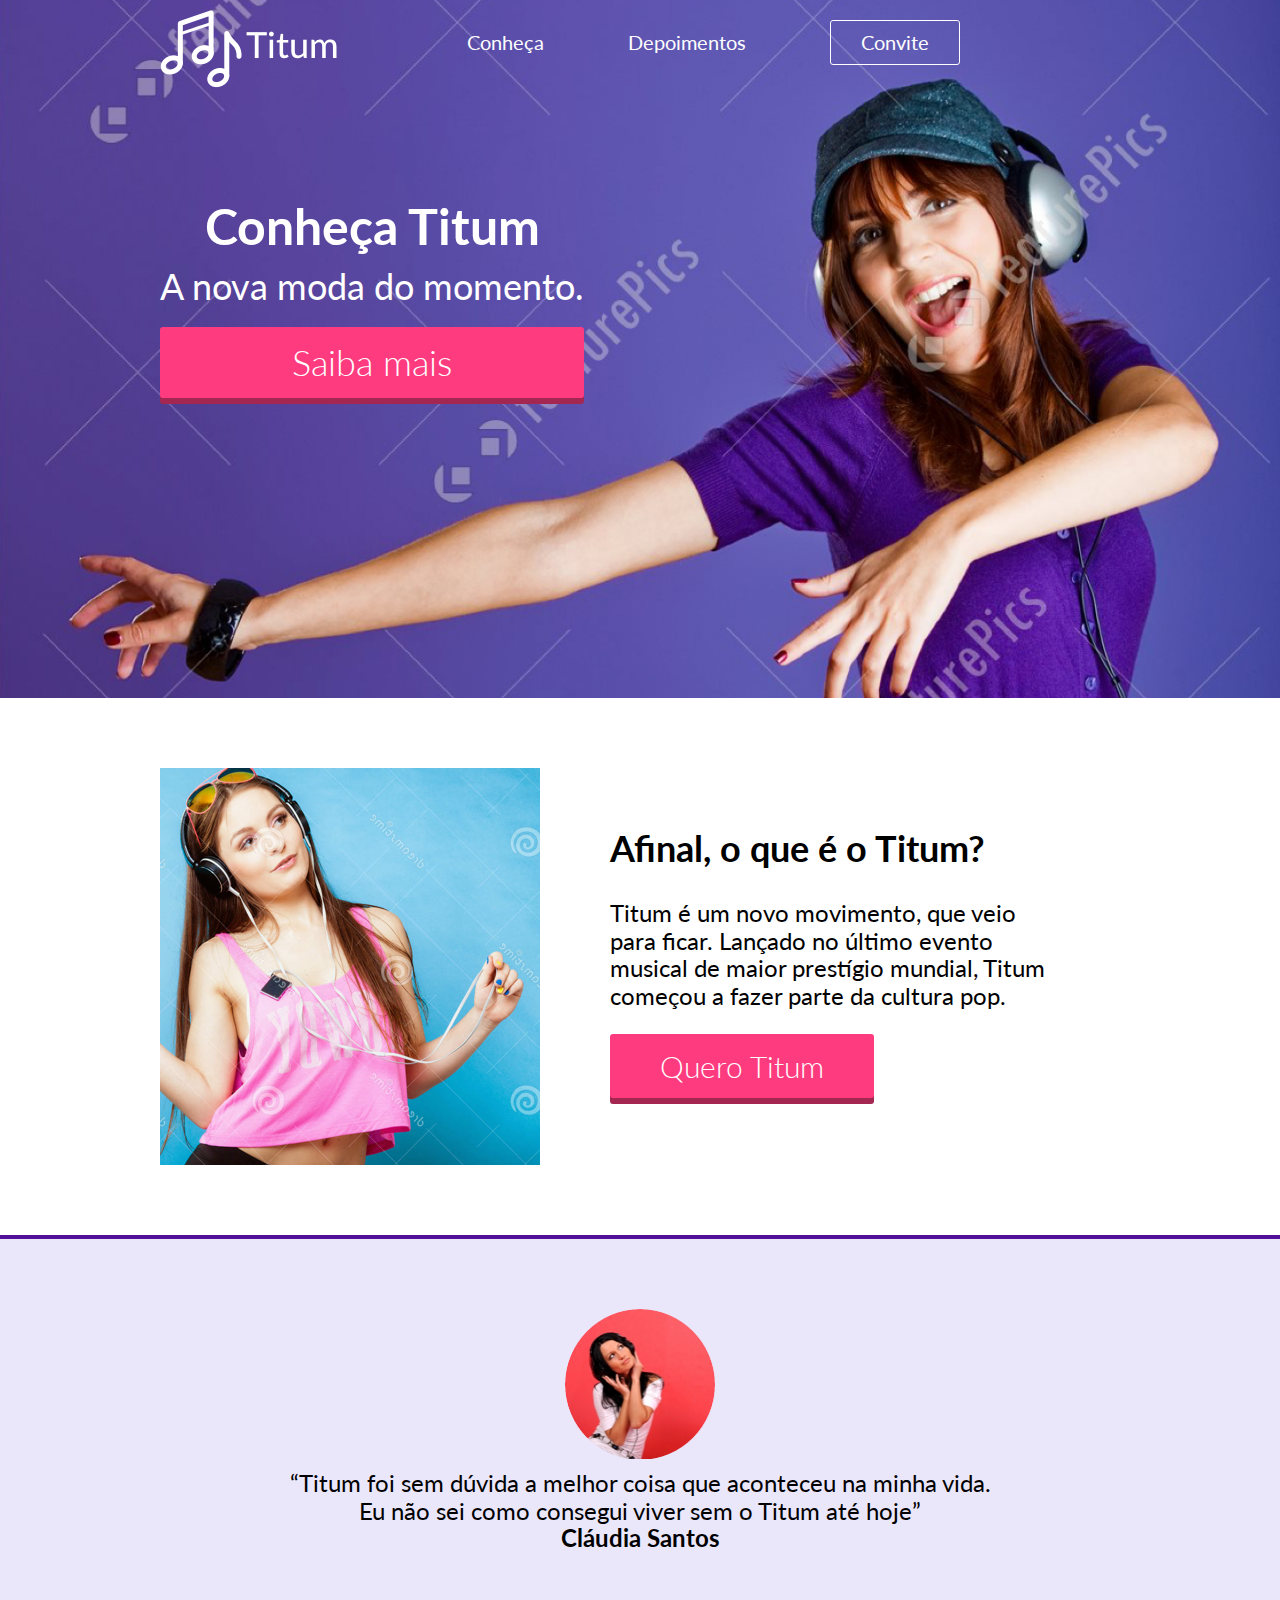
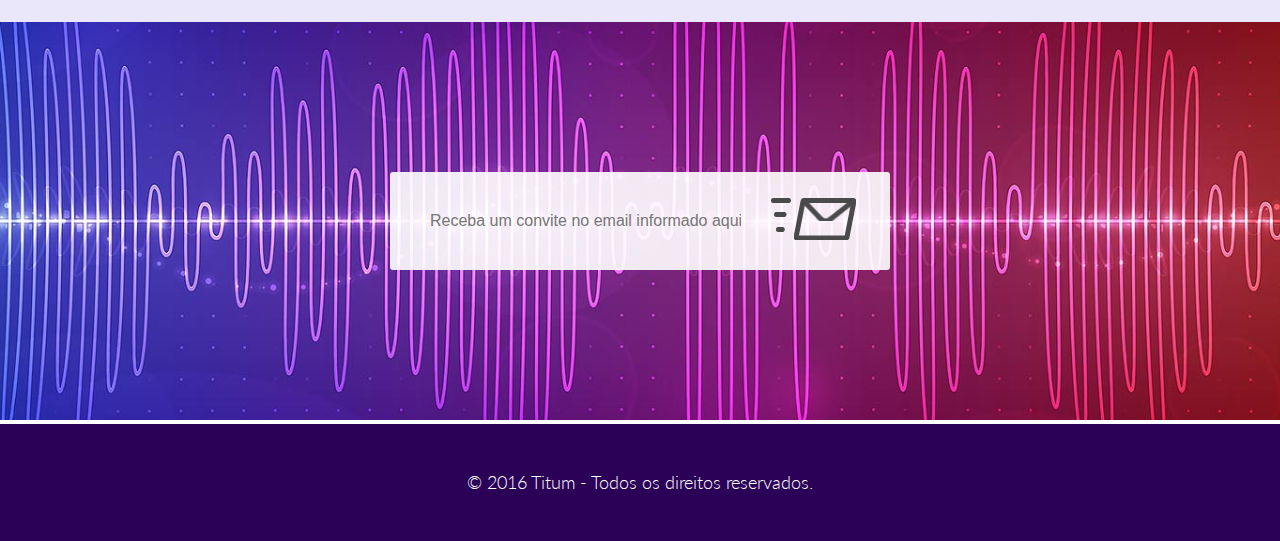
<file: pm-proj007/index.html>
<!DOCTYPE html>
<html lang="pt-br">
    <head>
       <!-- METAS -->
       <meta charset="UTF-8">
       <meta name="viewport" content="width=device-width, initial-scale=1.0"/>
       
       <!-- TITLE -->
       <title>Titum | Projeto 007</title>
       
       <!-- CSS -->
       <link rel="stylesheet" href="css/normalize.css"/>
       <link rel="stylesheet" href="css/estilo.css"/>
       
       <!-- FONT -->
       <link href="https://fonts.googleapis.com/css?family=Lato:300,700" rel="stylesheet">
    </head>
    <body>
       
        <!-- HEADER -->
        <header>
            <div class="container">
                <h1>
                    <span>Titum</span>
                </h1>
                <nav>
                    <ul>
                        <li><a href="#conheca">Conheça</a></li>
                        <li><a href="#depoimento">Depoimentos</a></li>
                        <li><a href="#convite">Convite</a></li>
                    </ul>
                </nav>
            </div>
        </header>
        <!-- /HEADER -->
        
        <!-- TOPO -->
        <section id="topo">
            <div class="container">
                <div class="content">
                    <h2>Conheça Titum</h2>
                    <p>A nova moda do momento.</p>
                    <a href="#conheca" class="btn btn-topo">Saiba mais</a>
                </div>
            </div>
        </section>
         <!-- /TOPO -->
        
         <!-- CONHECA -->
        <section id="conheca">
                <div class="container">      
                  <img src="img/conheca.png" alt="Menina ouvindo Titum">
                  
                   <div class="content">
                        <h2>Afinal, o que é o Titum?</h2>
                        <p>Titum é um novo movimento, que veio para ficar. Lançado no último evento musical de maior prestígio mundial, Titum começou a fazer parte da cultura pop.</p>
                        <a href="#convite" class="btn btn-conheca">Quero Titum</a>
                    </div>
                </div>
        </section>
        <!-- /CONHECA -->
        
        <!-- DEPOIMENTO -->
        <section id="depoimento">
                <div class="container">
                    <img src="img/depoimento.png" alt="Perfil de Cláudia Santos">
                    <p>
                        “Titum foi sem dúvida a melhor coisa que aconteceu na minha vida. Eu não sei como consegui viver sem o Titum até hoje”<br>
                        <strong>Cláudia Santos</strong>
                    </p>
                </div>
        </section>
        <!-- /DEPOIMENTO -->
        
        <!-- CONVITE -->
        <section id="convite">
                <div class="container">
                    <form action="">
                        <label>Receba um convite</label>
                        <input type="email" placeholder="Receba um convite no email informado aqui" required/>
                        <button type="submit">
                            <span>Enviar</span>
                        </button>
                    </form>
                </div>
        </section>
        <!-- /CONVITE -->
        
        <!-- FOOTER -->
        <footer>
            <div class="container">
                <p>© 2016 Titum - Todos os direitos reservados.</p>
            </div>
        </footer>
        <!-- /FOOTER -->
        
    </body>
</html>
</file>
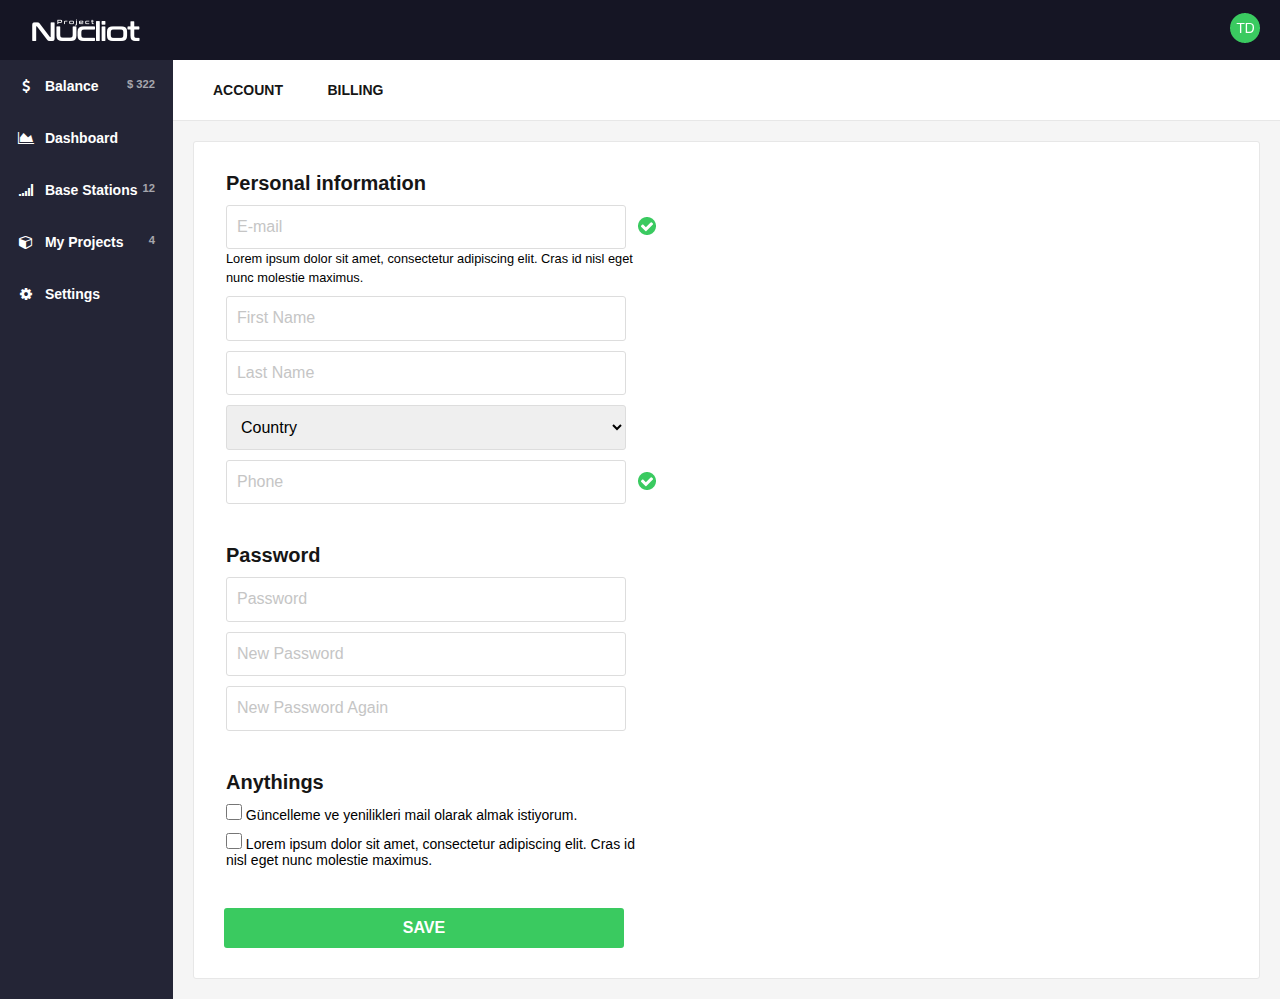
<file: pm-proj008/index.html>
<!DOCTYPE html>
<html lang="pt-br">
    <head>
       <!-- METAS -->
       <meta charset="UTF-8">
       <meta name="viewport" content="width=device-width, initial-scale=1.0"/>
       
       <!-- TITLE -->
       <title>Dashboard | Projeto 008</title>
       
       <!-- CSS -->
       <link rel="stylesheet" href="css/normalize.css"/>
       <link rel="stylesheet" href="css/estilo.css"/>
       <link rel="stylesheet" href="font-awesome-4.7.0/css/font-awesome.min.css"/>
       
       <!-- FONT -->
       <link href="https://fonts.googleapis.com/css?family=Lato:300,700" rel="stylesheet">
    </head>
    <body>
      
      <aside id="sidebar">
          <h1><span>Nucliot</span></h1>
          <nav>
              <ul>
                  <li><a href=""><span class="fa fa-usd"></span> Balance <small>$ 322</small></a></li>
                  <li><a href=""><span class="fa fa-area-chart"></span> Dashboard</a></li>
                  <li><a href=""><span class="fa fa-signal"></span> Base Stations <small>12</small></a></li>
                  <li><a href=""><span class="fa fa-cube"></span> My Projects <small>4</small></a></li>
                  <li><a href=""><span class="fa fa-cog"></span> Settings</a></li>
              </ul>
          </nav>
      </aside>
      
      <section id="principal">
           <header>
               <a href="">
                   <img src="img/avatar.png" alt=""/>
               </a>
           </header>
           <div id="abas">
               <ul>
                   <li><a href="#">ACCOUNT</a></li>
                   <li><a href="#">BILLING</a></li>
               </ul>
           </div>
           <div class="container">
               <form action="">
                  <fieldset>
                      <legend>Personal information</legend>
                       
                       <div class="check">
                           <input type="email" placeholder="E-mail" required/>
                           <small>Lorem ipsum dolor sit amet, consectetur adipiscing elit. Cras id nisl eget nunc molestie maximus.</small>
                       </div>

                       <input type="text" placeholder="First Name" required/>
                       <input type="text" placeholder="Last Name" required/>
                       <select name="" required>
                          <option value="" disabled selected>Country</option>
                          <option value="New Zealand">New Zealand</option>
                       </select>
                       <div class="check">
                           <input type="tel" placeholder="Phone" required/>
                       </div>
                   </fieldset>
                   
                   <fieldset>
                      <legend>Password</legend>
                      <input type="password" placeholder="Password" required/>
                      <input type="password" placeholder="New Password" required/>
                      <input type="password" placeholder="New Password Again" required/>
                   </fieldset>
                   
                    <fieldset>
                      <legend>Anythings</legend>
                      <label><input type="checkbox"/> Güncelleme ve yenilikleri mail olarak almak istiyorum.</label>
                      <label><input type="checkbox"/> Lorem ipsum dolor sit amet, consectetur adipiscing elit. Cras id nisl eget nunc molestie maximus.</label>
                   </fieldset>
                   
                   <button>Save</button>               
               </form>
            </div>
       </section>
        
    </body>
</html>
</file>
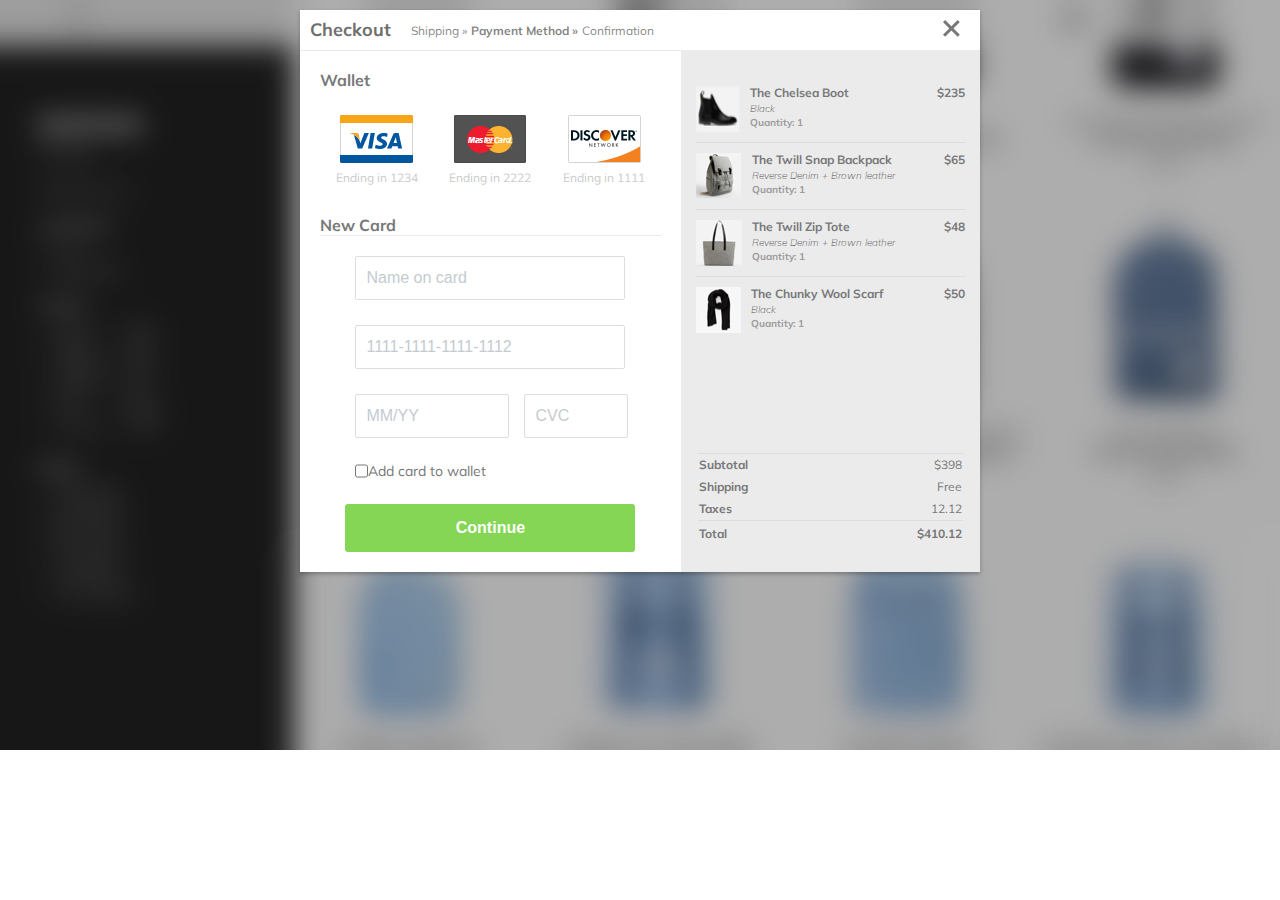
<file: pm-proj009/index.html>
<!DOCTYPE html>
<html lang="pt-br">
    <head>
       <!-- METAS -->
       <meta charset="UTF-8">
       <meta name="viewport" content="width=device-width, initial-scale=1.0"/>
       
       <!-- TITLE -->
       <title>Checkout | Projeto 009</title>
       
       <!-- CSS -->
       <link rel="stylesheet" href="css/normalize.css"/>
       <link rel="stylesheet" href="css/estilo.css"/>
       <link rel="stylesheet" href="font-awesome-4.7.0/css/font-awesome.min.css"/>
       
       <!-- FONT -->
       <link href="https://fonts.googleapis.com/css?family=Muli:300,400,700" rel="stylesheet">
    </head>
    <body>
        <div class="box">
            <header class="box__header">
               <div class="box__header-top">
                    <h1>Checkout</h1>

                    <ul>
                        <li>Shipping <span>&raquo;</span></li>
                        <li class="active">Payment Method <span>&raquo;</span></li>
                        <li>Confirmation</li>
                    </ul>
                </div>
                
                <div class="close">
                    <a href="#"><img src="img/close.png" alt="Fechar modal"></a>
                </div>
            </header>
            <div class="box__content">
                <div class="box__carteira">
                    <h2>Wallet</h2>
                    <ul>
                        <li>
                            <img src="img/card-visa.png" alt="">
                            <small>Ending in 1234</small>
                        </li>
                        <li>
                            <img src="img/card-master.png" alt="">
                            <small>Ending in 2222</small>
                        </li>
                        <li>
                            <img src="img/card-discover.png" alt="">
                            <small>Ending in 1111</small>
                        </li>
                    </ul>
                    
                    <form action="">
                        <fieldset>
                            <legend>New Card</legend>
                            
                            <div class="form__group">
                                <input type="text" class="form__input" placeholder="Name on card" required/>
                            </div>
                            
                            <div class="form__group">
                                <input type="tel" class="form__input" placeholder="1111-1111-1111-1112" required/>
                            </div>
                            
                            <div class="form__group">
                                <input type="text" class="form__input form__input-ano" placeholder="MM/YY" required/>
                                <input type="text" class="form__input form__input-cvc" placeholder="CVC" required/>
                            </div>
                            
                            <div class="form__group form__group-checkbox">
                                <input type="checkbox"/>
                                <label>Add card to wallet</label>
                            </div>
                        </fieldset>
                        
                        <button>Continue</button>
                    </form>
                </div>
                
                <div class="box__produtos">
                    <ul>
                        <li>
                            <img src="img/bota.png" alt="">
                            <div class="info__produtos">
                                <h5>The Chelsea Boot</h5>
                                <small>Black</small>
                                <small class="info__quantidade">Quantity: 1</small>
                            </div>
                            <span>$235</span>
                        </li>
                        <li>
                            <img src="img/mochila.png" alt="">
                            <div class="info__produtos">
                                <h5>The Twill Snap Backpack</h5>
                                <small>Reverse Denim + Brown leather</small>
                                <small class="info__quantidade">Quantity: 1</small>
                            </div>
                            <span>$65</span>
                        </li>
                        <li>
                            <img src="img/bolsa.png" alt="">
                            <div class="info__produtos">
                                <h5>The Twill Zip Tote</h5>
                                <small>Reverse Denim + Brown leather</small>
                                <small class="info__quantidade">Quantity: 1</small>
                            </div>
                            <span>$48</span>
                        </li>
                        <li>
                            <img src="img/lenco.png" alt="">
                            <div class="info__produtos">
                                <h5>The Chunky Wool Scarf</h5>
                                <small>Black</small>
                                <small class="info__quantidade">Quantity: 1</small>
                            </div>
                            
                            <span>$50</span>
                        </li>
                    </ul>
                    
                    <div class="total">
                        <table>
                            <tbody>
                                <tr>
                                    <th scope="row">Subtotal</th>
                                    <td>$398</td>
                                </tr>
                                <tr>
                                   <th scope="row">Shipping</th>
                                   <td>Free</td>
                                </tr>
                                <tr>
                                   <th scope="row">Taxes</th>
                                   <td>12.12</td>
                                </tr>
                            </tbody>
                            <tfoot>
                                <tr>
                                   <th scope="row">Total</th>
                                   <td>$410.12</td>
                                </tr>
                            </tfoot>
                        </table>
                    </div>
                </div>
            </div>
        </div>        
    </body>
</html>
</file>
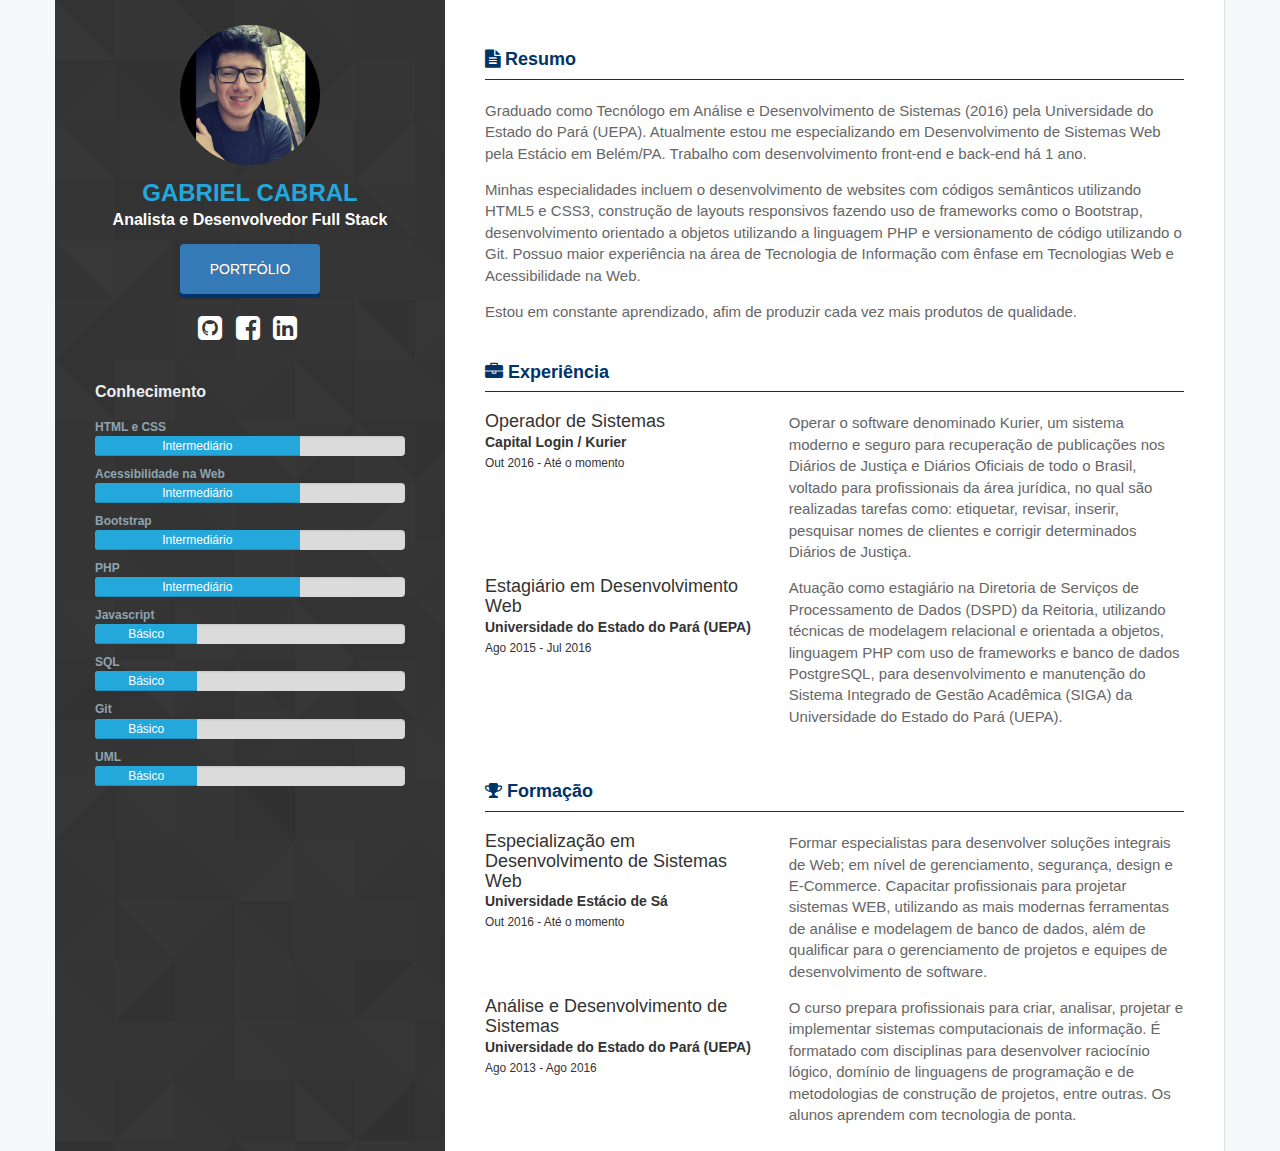
<file: pm-proj010/index.html>
<!DOCTYPE html>
<html lang="pt-br">
    <head>
       <!-- METAS -->
       <meta charset="UTF-8">
       <meta name="viewport" content="width=device-width, initial-scale=1.0"/>
       
       <!-- TITLE -->
       <title>Portfólio Gabriel Cabral | Projeto 010</title>
       
       <!-- FAVICON -->
       <link rel="icon" href="img/favicon.ico"/>
       
       <!-- CSS -->
       <link rel="stylesheet" href="css/bootstrap.min.css"/>
       <link rel="stylesheet" href="css/estilo.css"/>
       <link rel="stylesheet" href="font-awesome-4.7.0/css/font-awesome.min.css"/>
    </head>
    <body>
       <main>
           <div class="container">
               <div class="row">
                   <div class="content">
                    <aside class="sidebar col-sm-4">
                           <img src="img/joy.png" class="img-responsive center-block img-circle" alt="Perfil de Gabriel Cabral"/>
                           <h1>Gabriel Cabral</h1>
                           <h2>Analista e Desenvolvedor Full Stack</h2>
                           <a href="../pm-proj004/index.html" class="btn btn-primary">Portfólio</a>

                           <ul class="list-inline">
                               <li><a href="https://github.com/cabralti/"><span class="fa fa-github-square fa-2x"></span></a></li>
                               <li><a href="https://www.facebook.com/gabriel.cabral.5851"><span class="fa fa-facebook-square fa-2x"></span></a></li>
                               <li><a href="https://www.linkedin.com/in/gabriel-cabral-516560116/"><span class="fa fa-linkedin-square fa-2x"></span></a></li>
                           </ul>

                           <article class="conhecimento text-left">
                                   <h3>Conhecimento</h3>

                                   <dl>
                                       <dt>HTML e CSS</dt>
                                       <dd class="progress">
                                            <div class="progress-bar progress-bar-primary" style="width: 66%">
                                              <span>Intermediário</span>
                                            </div>
                                       </dd>

                                       <dt>Acessibilidade na Web</dt>
                                       <dd class="progress">
                                           <div class="progress-bar progress-bar-primary" style="width: 66%">
                                               <span>Intermediário</span>
                                           </div>
                                       </dd>

                                       <dt>Bootstrap</dt>
                                       <dd class="progress">
                                           <div class="progress-bar progress-bar-primary" style="width: 66%">
                                               <span>Intermediário</span>
                                           </div>
                                       </dd>

                                       <dt>PHP</dt>
                                       <dd class="progress">
                                           <div class="progress-bar progress-bar-primary" style="width: 66%">
                                               <span>Intermediário</span>
                                           </div>
                                       </dd>

                                       <dt>Javascript</dt>
                                       <dd class="progress">
                                           <div class="progress-bar progress-bar-primary" style="width: 33%">
                                               <span>Básico</span>
                                           </div>
                                       </dd>

                                       <dt>SQL</dt>
                                       <dd class="progress">
                                           <div class="progress-bar progress-bar-primary" style="width: 33%">
                                               <span>Básico</span>
                                           </div>
                                       </dd>

                                       <dt>Git</dt>
                                       <dd class="progress">
                                           <div class="progress-bar progress-bar-primary" style="width: 33%">
                                               <span>Básico</span>
                                           </div>
                                       </dd>


                                       <dt>UML</dt>
                                       <dd class="progress">
                                           <div class="progress-bar progress-bar-primary" style="width: 33%">
                                               <span>Básico</span>
                                           </div>
                                       </dd>
                                   </dl>
                           </article> 
                    </aside>           

                    <!-- Sobre -->
                    <div class="principal col-sm-8">
                       
                        <!-- Resumo -->
                        <article>
                            <h3 class="page-header"><span class="fa fa-file-text"></span> Resumo</h3>

                            <p>
                                Graduado como Tecnólogo em Análise e Desenvolvimento de Sistemas (2016) pela Universidade do Estado do Pará (UEPA). Atualmente estou me especializando em Desenvolvimento de Sistemas Web pela Estácio em Belém/PA. Trabalho com desenvolvimento front-end e back-end há 1 ano. 
                            </p>
                            <p>
                                Minhas especialidades incluem o desenvolvimento de websites com códigos semânticos utilizando HTML5 e CSS3, construção de layouts responsivos fazendo uso de frameworks como o Bootstrap, desenvolvimento orientado a objetos utilizando a linguagem PHP e versionamento de código utilizando o Git. Possuo maior experiência na área de Tecnologia de Informação com ênfase em Tecnologias Web e Acessibilidade na Web.
                            </p>        
                            <p>
                                Estou em constante aprendizado, afim de produzir cada vez mais produtos de qualidade.
                            </p>
                        </article>
                        <!-- /Resumo -->
                        
                        <!-- Experiencia -->
                        <article>
                            <h3 class="page-header"><span class="fa fa-briefcase"></span> Experiência</h3>
                            <div class="row">
                                <div class="col-sm-5">
                                    <h4>Operador de Sistemas</h4>
                                    <strong>Capital Login / Kurier</strong>
                                    <small>Out 2016 - Até o momento</small>
                                </div>
                                <div class="col-sm-7">
                                    <p>
                                        Operar o software denominado Kurier, um sistema moderno e seguro para recuperação de publicações nos Diários de Justiça e Diários Oficiais de todo o Brasil, voltado para profissionais da área jurídica, no qual são realizadas tarefas como: etiquetar, revisar, inserir, pesquisar nomes de clientes e corrigir determinados Diários de Justiça.
                                    </p>
                                </div>
                            </div>

                            <div class="row">
                                <div class="col-sm-5">
                                    <h4>Estagiário em Desenvolvimento Web</h4>
                                    <strong>Universidade do Estado do Pará (UEPA)</strong>
                                    <small>Ago 2015 - Jul 2016</small>
                                </div>
                                <div class="col-sm-7">
                                    <p>
                                        Atuação como estagiário na Diretoria de Serviços de Processamento de Dados (DSPD) da Reitoria, utilizando técnicas de modelagem relacional e orientada a objetos, linguagem PHP com uso de frameworks e banco de dados PostgreSQL, para desenvolvimento e manutenção do Sistema Integrado de Gestão Acadêmica (SIGA) da Universidade do Estado do Pará (UEPA).
                                    </p>
                                </div>
                            </div>
                        </article>
                        <!-- /Experiencia -->
                    
                        <!-- Formacao -->
                        <article>
                            <h3 class="page-header"><span class="fa fa-trophy"></span> Formação</h3>
                            <div class="row">
                                <div class="col-sm-5">
                                    <h4>Especialização em Desenvolvimento de Sistemas Web</h4>
                                    <strong>Universidade Estácio de Sá</strong>
                                    <small>Out 2016 - Até o momento</small>
                                </div>
                                <div class="col-sm-7">
                                    <p>
                                        Formar especialistas para desenvolver soluções integrais de Web; em nível de gerenciamento, segurança, design e E-Commerce. Capacitar profissionais para projetar sistemas WEB, utilizando as mais modernas ferramentas de análise e modelagem de banco de dados, além de qualificar para o gerenciamento de projetos e equipes de desenvolvimento de software.
                                    </p>
                                </div>
                            </div>

                            <div class="row">
                                <div class="col-sm-5">
                                    <h4>Análise e Desenvolvimento de Sistemas</h4>
                                    <strong>Universidade do Estado do Pará (UEPA)</strong>
                                    <small>Ago 2013 - Ago 2016</small>
                                </div>
                                <div class="col-sm-7">
                                    <p>
                                       O curso prepara profissionais para criar, analisar, projetar e implementar sistemas computacionais de informação. É formatado com disciplinas para desenvolver raciocínio lógico, domínio de linguagens de programação e de metodologias de construção de projetos, entre outras. Os alunos aprendem com tecnologia de ponta.
                                    </p>
                                </div>
                            </div>
                        </article>
                        <!-- /Formacao -->
                    </div>
                    <!-- /Sobre -->
                    
                    </div>
               </div>
           </div>
       </main>
        
        <!-- JS -->
        <script type="text/javascript" src="js/bootstrap.min.js"></script>
    </body>
</html>
</file>
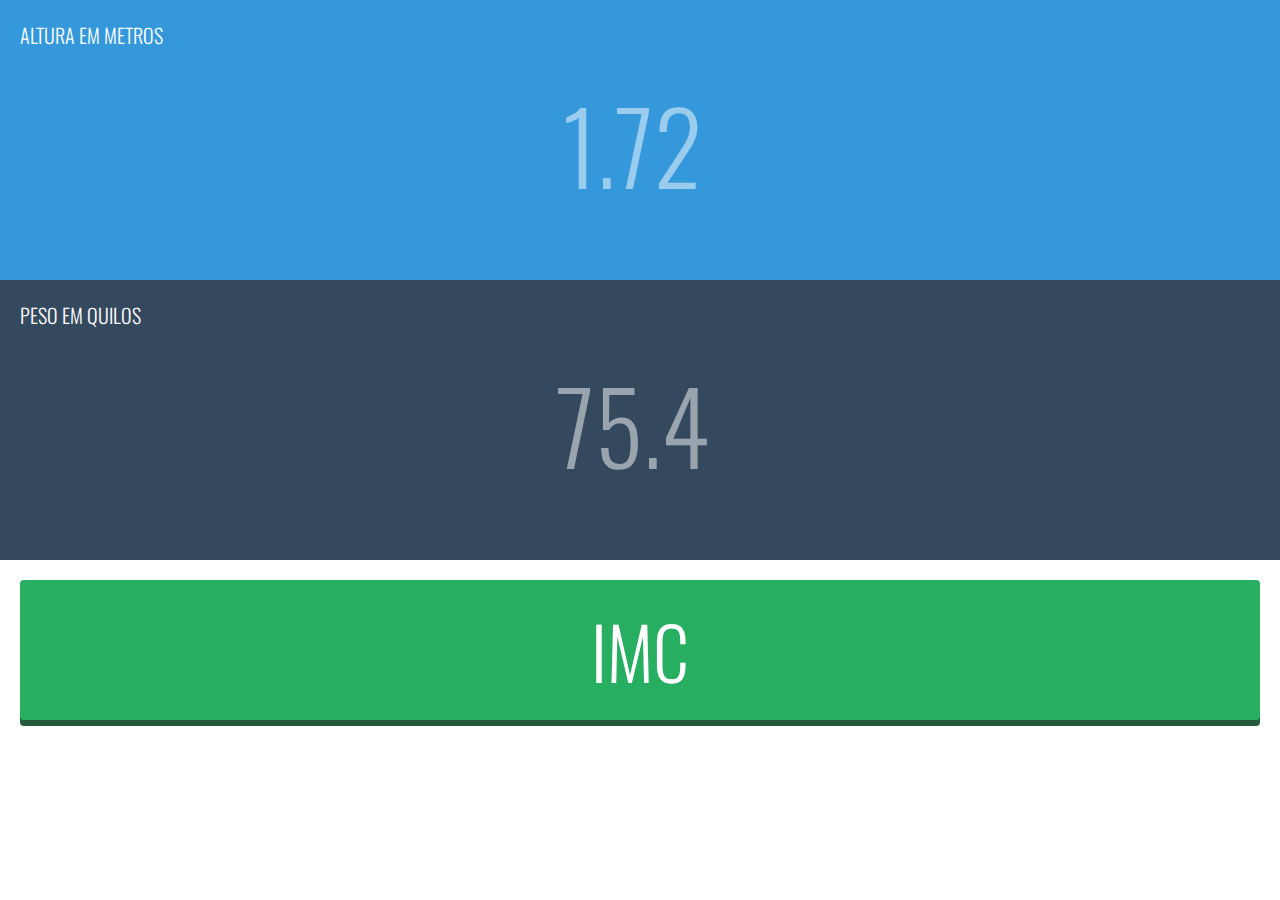
<file: pm-proj011/index.html>
<!DOCTYPE html>
<html lang="pt-br">

<head>
    <!-- METAS -->
    <meta charset="UTF-8" />
    <meta name="viewport" content="width=device-width, initial-scale=1.0" />

    <!-- TITLE -->
    <title>Calculadora IMC | Projeto 011</title>

    <!-- CSS -->
    <link rel="stylesheet" href="assets/css/estilo.css" />

    <!-- FONT -->
    <link href="https://fonts.googleapis.com/css?family=Oswald:300,400,500,600,700" rel="stylesheet">
</head>

<body>
    <div class="block block-altura">
        <label class="block__label" for="altura">Altura em metros</label>
        <input type="number" name="altura" id="altura" class="block__input" placeholder="1.72"/>
    </div>
    <div class="block block-peso">
        <label class="block__label" for="peso">Peso em quilos</label>
        <input type="number" name="peso" id="peso" class="block__input" placeholder="75.4" /> <!--onkeypress="return SomenteNumero(event);"-->
    </div>
    <div class="block">
        <button class="block__button">IMC</button>
        <div class="block-resultado">
            <button class="block__button-voltar"></button>
            <!-- <a href="" class="block__button-voltar">
                <img src="assets/img/seta-esquerda.png" class="block-hidden" alt="">
            </a> -->
            <div>
                <h1 id="imc"></h1>
                <p id="classificacao"></p>
            </div>
        </div>
    </div>

    <script src="assets/js/calculo-imc.js"></script>
</body>

</html>
</file>
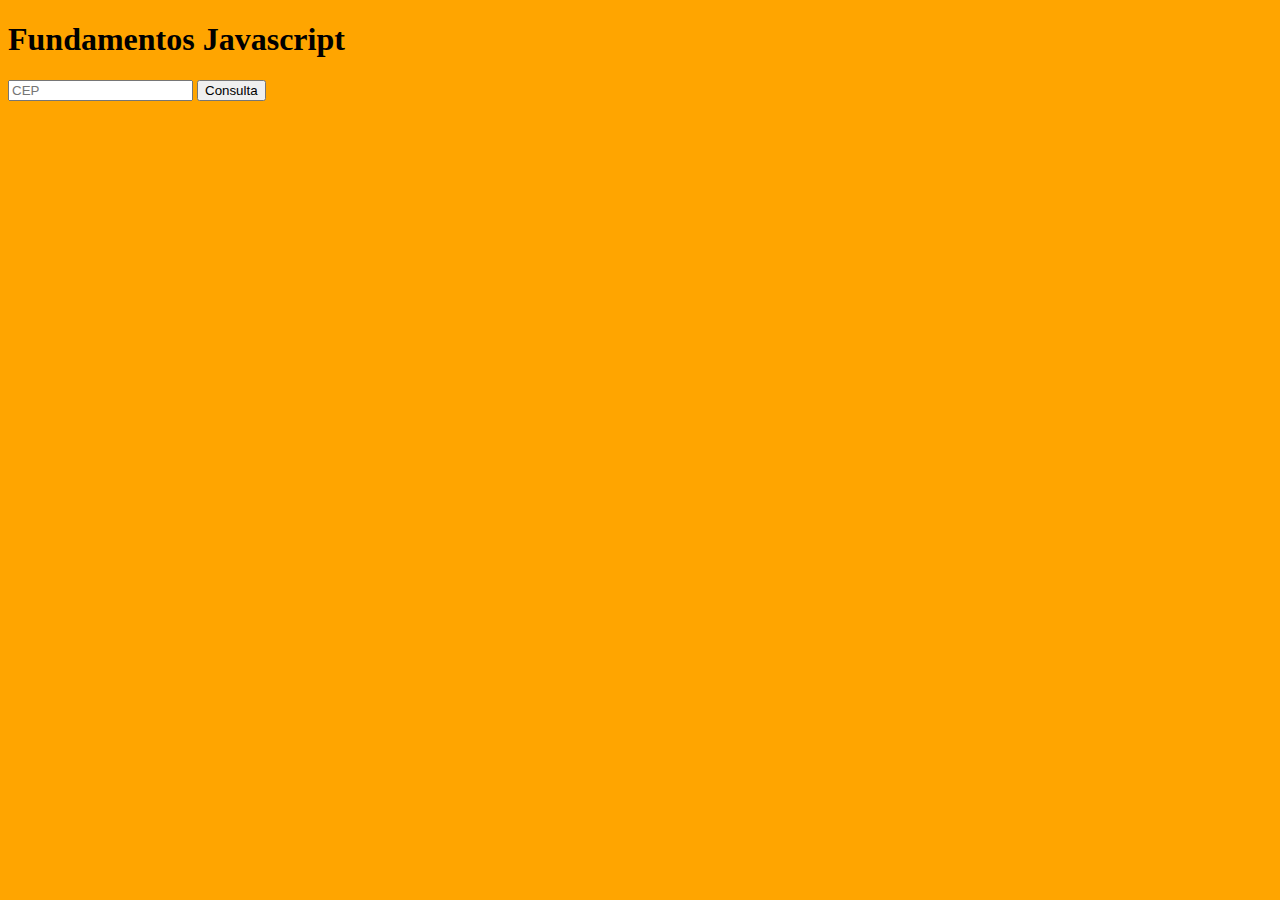
<file: temporada-2/index.html>
<!DOCTYPE html>
<html lang="pt-br">
<head>
    <meta charset="UTF-8">
    <title>Javascript | Temporada 2</title>
    <link rel="stylesheet" href="estilo.css" />
</head>

<body>
    <h1>Fundamentos Javascript</h1>

    <!-- 
    <input type="text" id="cor">
    <button>Ok</button>
     -->

     <input type="text" id="cep" placeholder="CEP">
     <button>Consulta</button>

     <div id="logradouro"></div>
     <div id="bairro"></div>
     <div id="localidade"></div>
     
    <script src="comportamento.js"></script>
</body>
</html>
</file>
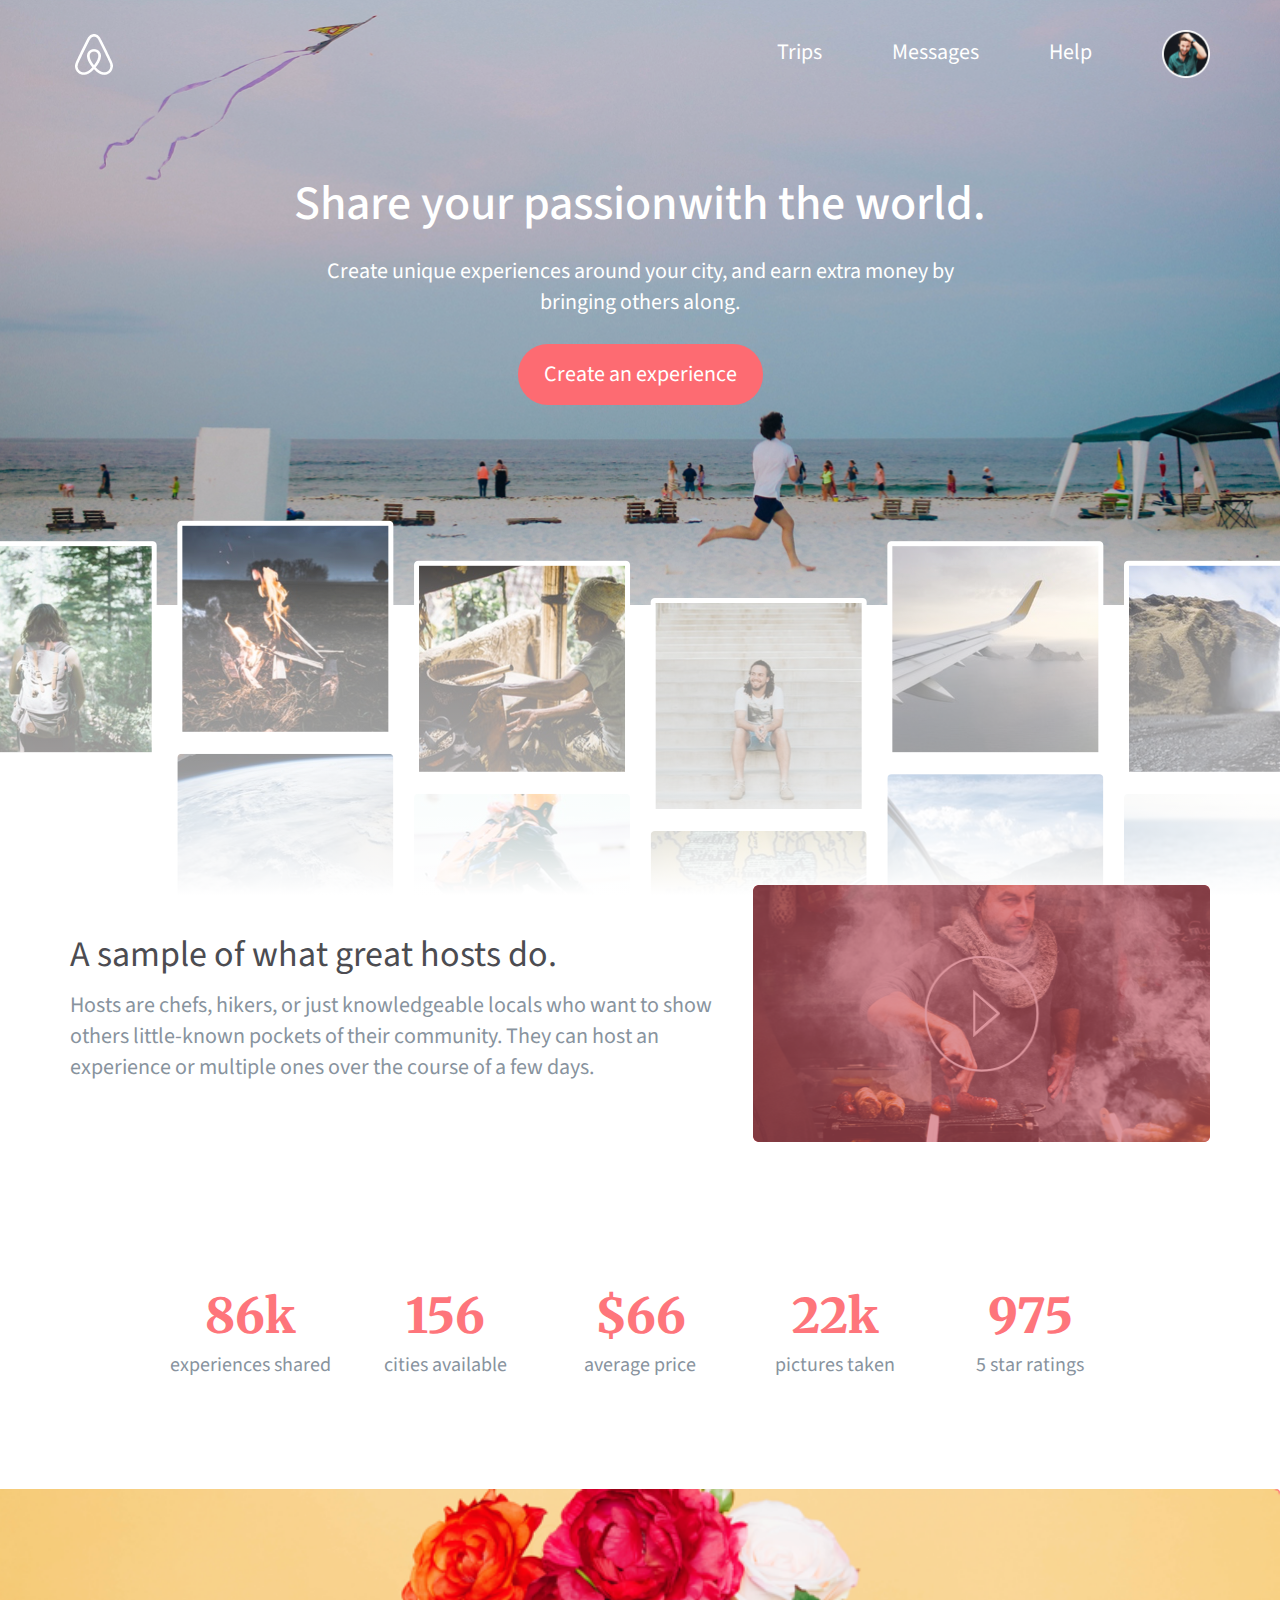
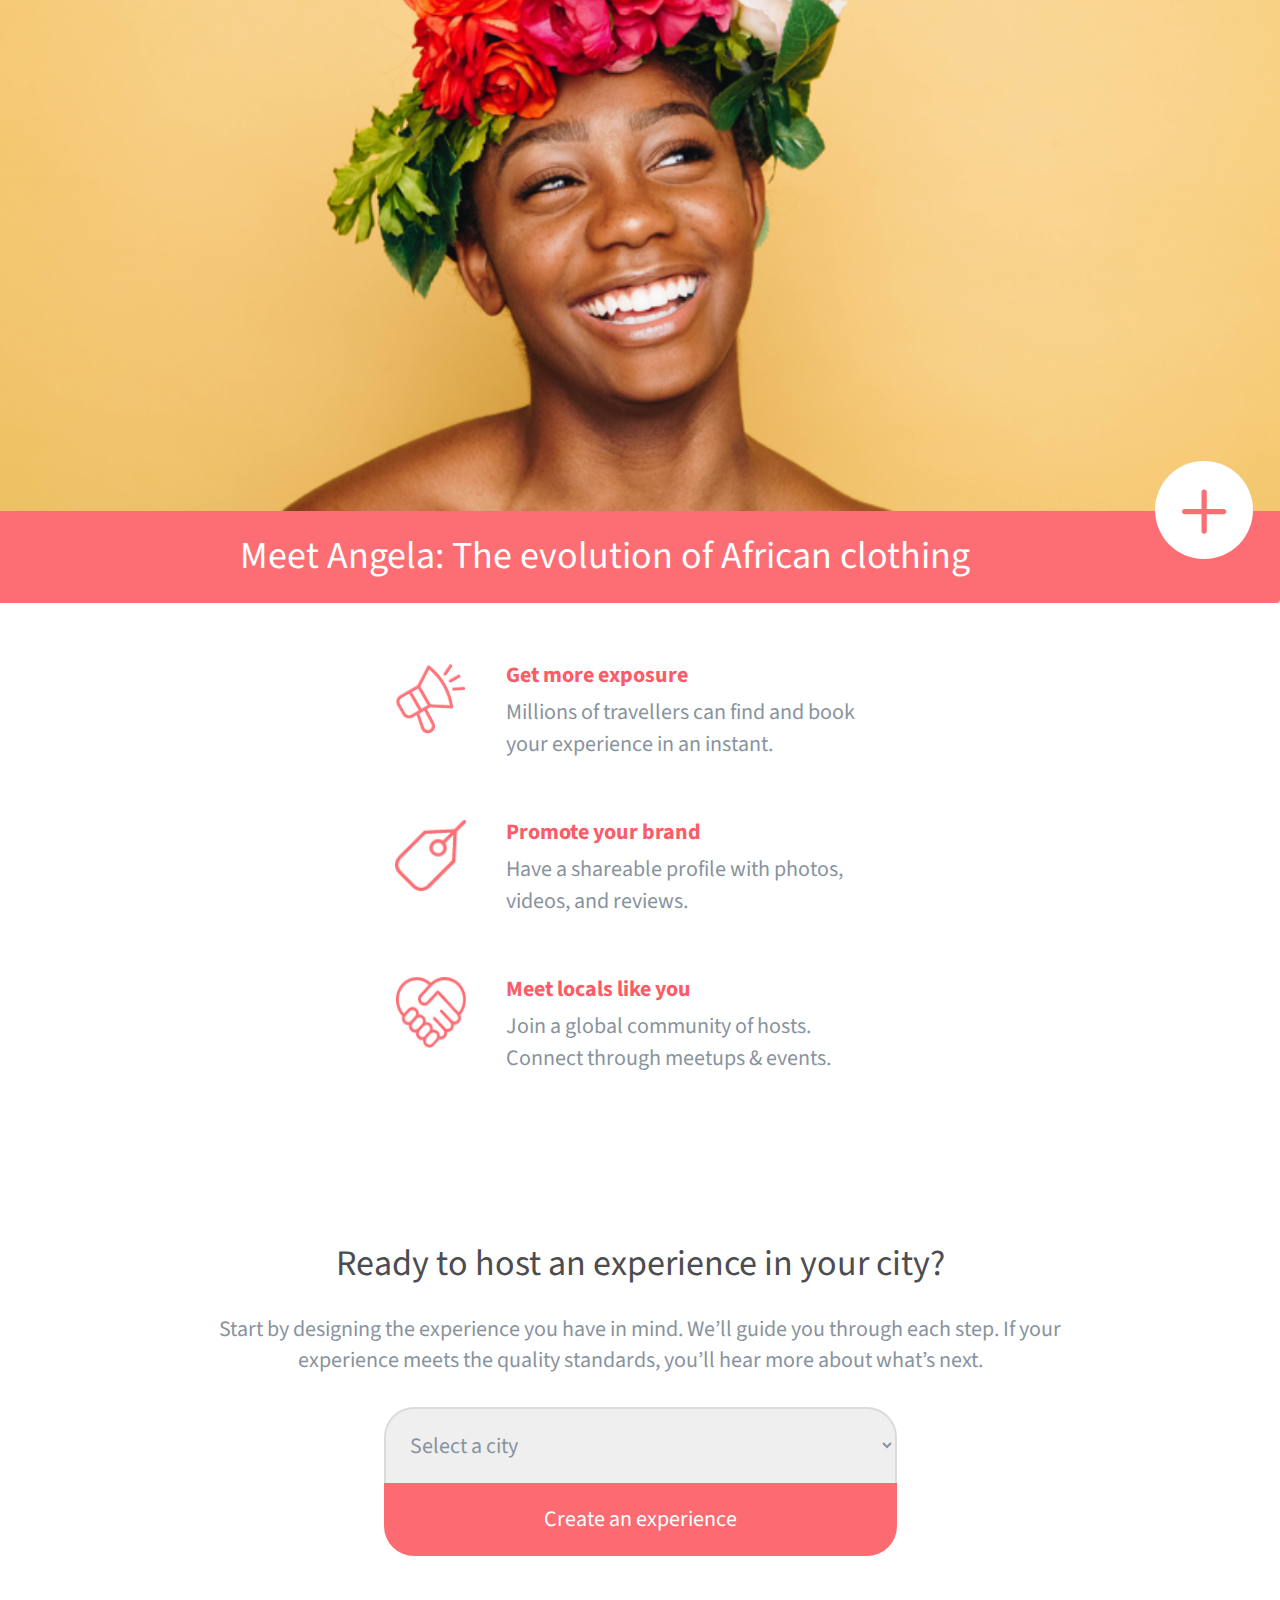
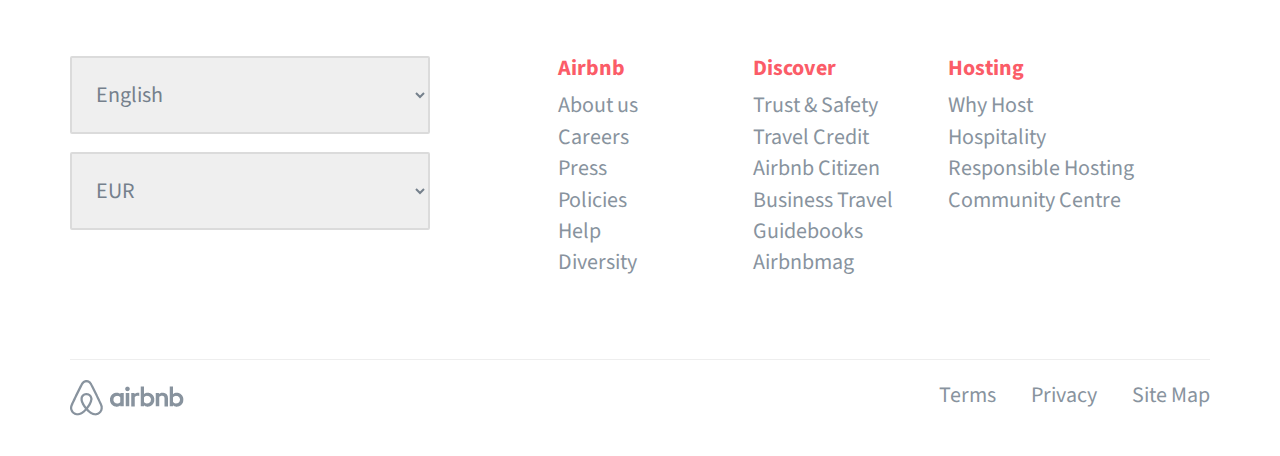
<file: pm-testes/fase-01/index.html>
<!DOCTYPE html>
<html lang="pt-br">

<head>
    <!-- METAS -->
    <meta name="viewport" content="width=device-width, initial-scale=1.0"/>
    <meta charset="UTF-8">

    <!-- TITLE -->
    <title>Airbnb</title>

    <!-- CSS -->
    <link rel="stylesheet" href="assets/css/bootstrap.min.css" />
    <link rel="stylesheet" href="assets/css/estilo.css" />

    <!-- FONTS -->
    <link href="https://fonts.googleapis.com/css?family=Source+Sans+Pro:200,300,400,600,700,900" rel="stylesheet" />
    <link href="https://fonts.googleapis.com/css?family=Merriweather:400,700" rel="stylesheet">
</head>

<body>
    <header>
        <div class="container">
            <h1><span>Airbnb</span></h1>
             <nav>
                <ul>
                    <li><a href="">Trips</a></li>
                    <li><a href="">Messages</a></li>
                    <li><a href="">Help</a></li>
                    <li><a href="#"><img src="assets/img/user.png" alt=""></a></li>
                </ul>
            </nav>
        </div>
    </header>

    <section class="block block-topo text-center">
        <h2>Share your passionwith the world.</h2>
        <p>Create unique experiences around your city, and earn extra money
by bringing others along.</p>
        <button class="btn btn-lg">Create an experience</button>
    </section>
   
    <section class="block block-fotos">
    </section>

    <section class="block block-video">
        <div class="container">
            <div class="row">
                <div class="col-sm-7">
                    <h3>A sample of what great hosts do.</h3>
                    <p>Hosts are chefs, hikers, or just knowledgeable locals who want to show others little-known pockets of their community. They can host an experience or multiple ones over the course of a few days.</p>
                </div>
                <div class="col-sm-5">
                    <div class="block-degrade">
                        <img src="assets/img/video.png" alt="Cozinheiro assando carne" class="img-responsive center-block">
                        <div class="block-degrade__superior img-responsive"></div>
                    </div>
                </div>
            </div>
        </div>
    </section>

    <section class="block block-numeros">
        <div class="container">
            <div class="row">
                <div class="col-sm-2 col-sm-offset-1 text-center">
                    <span>86k</span>
                    <p>experiences shared</p>
                </div>
                <div class="col-sm-2 text-center">
                    <span>156</span>
                    <p>cities available</p>
                </div>
                <div class="col-sm-2 text-center">
                    <span>$66</span>
                    <p>average price</p>
                </div>
                <div class="col-sm-2 text-center">
                    <span>22k</span>
                    <p>pictures taken</p>
                </div>
                <div class="col-sm-2 text-center">
                    <span>975</span>
                    <p>5 star ratings</p>
                </div>
            </div>
        </div>
    </section>

    <section class="block block-angela">
        <div class="card">
            <div class="card-img">
                <img src="assets/img/angela.png" alt="" class="img-responsive">
            </div>
            <div class="card-content">
                <a href="#"><img src="assets/img/btn-detalhes.png" class="img-responsive" alt=""></a>
                <h4>Meet Angela: The evolution of African clothing </h4>
            </div>
        </div>

        <div class="container">
            <div class="row">
                <div class="col-sm-12">
                    <ul class="lista-anuncio">
                        <li>
                            <img src="assets/img/icon-alto-falante.png" alt="" class="img-responsive">
                            <div class="lista-anuncio__descricao">
                                <h5>Get more exposure</h5>
                                <p>Millions of travellers can find and book your experience in an instant.</p>
                            </div>
                        </li>
                        <li>
                            <img src="assets/img/icon-marca.png" alt="" class="img-responsive">
                            <div class="lista-anuncio__descricao">
                                <h5>Promote your brand</h5>
                                <p>Have a shareable profile with photos, videos, and reviews.</p>
                            </div>
                        </li>
                        <li>
                            <img src="assets/img/icon-comunidade.png" alt="" class="img-responsive">
                            <div class="lista-anuncio__descricao">
                                <h5>Meet locals like you</h5>
                                <p>Join a global community of hosts. Connect through meetups & events.</p>
                            </div>
                        </li>
                    </ul>
                </div>
            </div>
        </div>
    </section>

    <section class="block block-cidade">
        <div class="container">
            <h3>Ready to host an experience in your city?</h3>
            <p>Start by designing the experience you have in mind. We’ll guide you through each step. If your experience meets the quality standards, you’ll hear more about what’s next.</p>
            <div class="block-cidade__group">
                <select name="cidade" id="cidade">
                    <option value="">Select a city</option>
                </select>
                <button class="btn">Create an experience</button>
            </div>
        </div>
    </section>

    <footer class="footer">
        <div class="container">
            <div class="row">
                <div class="col-sm-4">
                    <select name="idioma" id="idioma">
                        <option value="">English</option>
                    </select>
                    <select name="pais" id="pais">
                        <option value="">EUR</option>
                    </select>
                </div>
                <div class="col-sm-2 col-sm-offset-1">
                    <h5>Airbnb</h5>
                    <ul>
                        <li><a href="">About us</a></li>
                        <li><a href="">Careers</a></li>
                        <li><a href="">Press</a></li>
                        <li><a href="">Policies</a></li>
                        <li><a href="">Help</a></li>
                        <li><a href="">Diversity</a></li>
                    </ul>
                </div>
                <div class="col-sm-2">
                    <h5>Discover</h5>
                    <ul>
                        <li><a href="">Trust & Safety</a></li>
                        <li><a href="">Travel Credit</a></li>
                        <li><a href="">Airbnb Citizen</a></li>
                        <li><a href="">Business Travel</a></li>
                        <li><a href="">Guidebooks</a></li>
                        <li><a href="">Airbnbmag</a></li>
                    </ul>
                </div>
                <div class="col-sm-3">
                    <h5>Hosting</h5>
                    <ul>
                        <li><a href="">Why Host</a></li>
                        <li><a href="">Hospitality</a></li>
                        <li><a href="">Responsible Hosting</a></li>
                        <li><a href="">Community Centre</a></li>
                    </ul>
                </div>
            </div>

            <hr>

            <a href="#"><img src="assets/img/logo-footer.png" alt="Logomarca airbnb" title="Logomarca airbnb"></a>
            <ul class="footer-list">
                <li><a href="">Terms</a></li>
                <li><a href="">Privacy</a></li>
                <li><a href="">Site Map</a></li>
            </ul>
        </div>
    </footer>

    <!-- JS -->
    <script src="assets/js/jquery.min.js"></script>
    <script src="assets/js/bootstrap.min.js"></script>
</body>

</html>
</file>
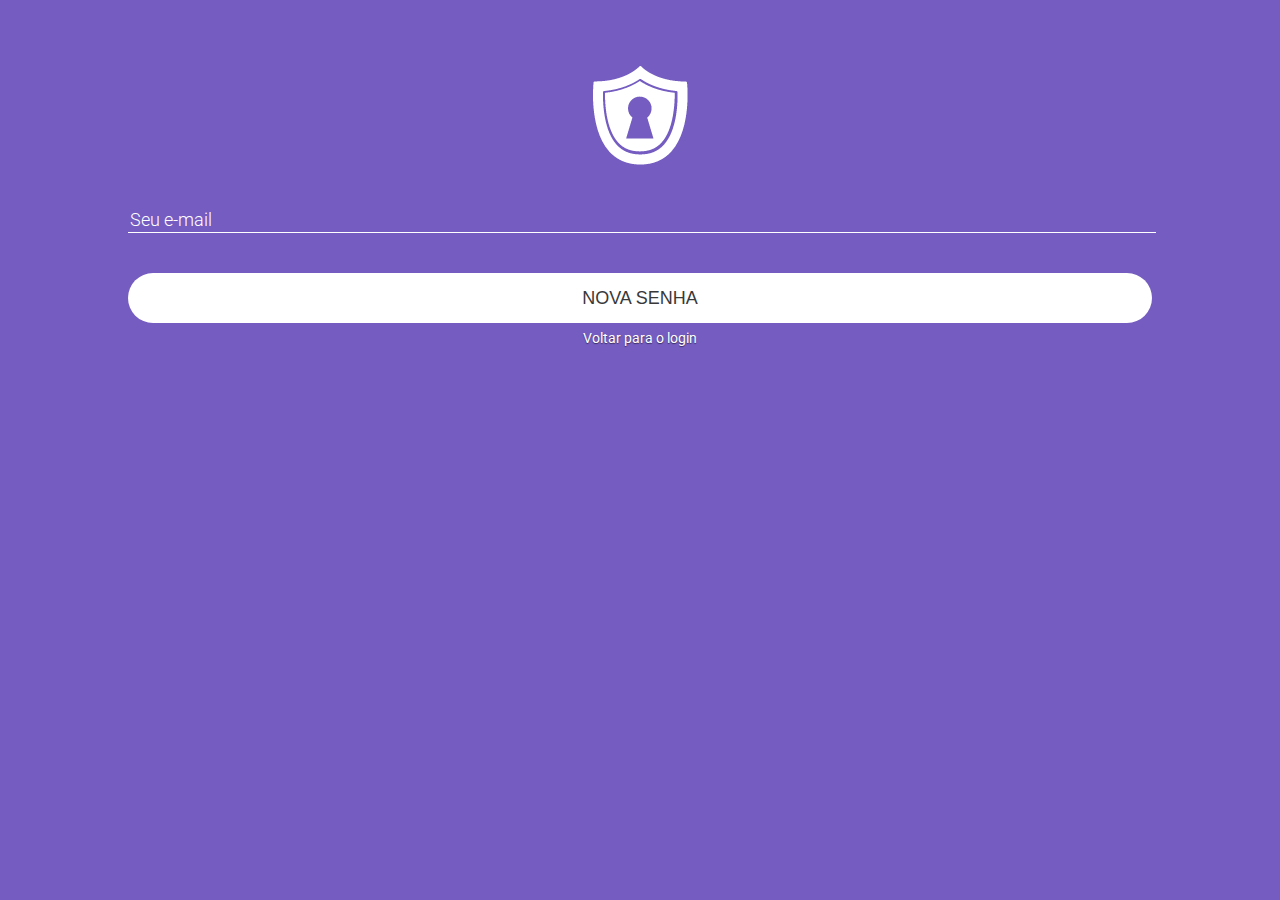
<file: pm-proj003/senha.html>
<!DOCTYPE html>
<html lang="pt-br">
    <head>
       <!-- METAS -->
        <meta charset="UTF-8">
        
        <!-- TITLE -->
        <title>Nova Senha | Projeto 003</title>
        
        <!-- CSS -->
        <link rel="stylesheet" href="css/normalize.css"/>
        <link rel="stylesheet" href="css/estilo.css">
        
        <!-- FONTS -->
        <link href="https://fonts.googleapis.com/css?family=Roboto:300,400,500" rel="stylesheet">
    </head>
    <body>
        <div class="painelLogin">
            <img src="img/logo.png" class="painelLogin__img" alt="Logo do sistema"/>
            
            <form class="formLogin" action="#">
                <div class="formLogin--group">
                    <label for="email" class="formLogin__label--oculto">Seu E-mail</label>
                    <input type="email" name="email" class="formLogin__input" placeholder="Seu e-mail" required/>
                </div>
                
                <div class="formLogin--group">
                    <button type="submit" class="formLogin__button">Nova Senha</button>
                </div>
            </form>
            
            <a href="index.html" class="painelLogin__link">Voltar para o login</a>
        </div>
    </body>
</html>
</file>
<file: pm-proj001/estilo.css>
body{
    background-color: #ecf0f1;
    font-family: 'Arial', sans-serif;
}

h1{
    text-align: center;
}

h2{
    text-align: center;
    text-transform: uppercase;
    font-size: 18px;
    color: #666;
}

ul{
    list-style: none;
    font-size: 18px;
    padding: 0;
}

ul li{
    padding: 12px;
    margin-bottom: 12px;
    background-color:  #9b59b6;
    color: #fff;
}

.link-voltar{
    color: #000;
    text-decoration: none;
}

.link-voltar:hover{
    text-decoration: underline;
}
</file>
<file: pm-proj003/css/estilo.css>
body{
    font-family: 'Roboto', sans-serif;
    background-color: #745cc1;
    -webkit-font-smoothing: antialiased;
}

.painelLogin{
    width: 80%;
    text-align: center;
    margin: 0 auto;
}

.painelLogin__img{
    margin-top: 65px;
}

.formLogin--group{
    margin-top: 40px;
}

.formLogin__label--oculto{
    display: none;
}

.formLogin__input{
    width: 100%;
    border: none;
    border-bottom: 1px solid #fff;
    
    font-family: 'Roboto';
    font-size: 18px;
    font-weight: 300;
    background-color: transparent;;
    color: #fff;
}

/* Mudar cor do placeholder */
::-webkit-input-placeholder {
   color: #fff;
}

.formLogin__button{
    width: 100%;
    height: 50px;
    margin-bottom: 6px;
    border: none;
    border-radius: 40px;
    
    font-size: 18px;
    font-weight: 500;
    text-transform: uppercase;
    background-color: #fff;
    color: #39393a;
    
    cursor: pointer;
}

.painelLogin__link{
    font-family: 'Roboto';  
    font-size: 14px;
    font-weight: 400;
    text-decoration: none;
    text-shadow: 0px 1px 1px rgba(0,0,0,0.5);
    color: #fff;
}

.painelLogin__link:hover{
    text-decoration: underline;
}
</file>
<file: pm-proj004/css/estilo.css>
/* 
    Criado em: 23/04/2017, 22:46:28
    Autor    : Gabriel Santos Cabral
    Descrição: Arquivo baseado na metodologia BEM, com algumas adaptações.
*/

body{
    font-family: 'Oswald', sans-serif;
}

.lista{
    margin: 0;
    padding: 0;
    width: 100%;
    text-transform: uppercase;
    list-style: none;
}

.lista__item{
    padding: 60px 30px 60px 90px;
    margin-bottom: 3px;
   /* display: flex;
    align-items: center;
    justify-content:flex-start;*/
}

.lista__item--select{
    background: url('../img/icon-select.png') no-repeat left;
    background-color: #27ae60;
    background-position: 30px center;
}
.lista__item--select:hover{
    background-color: #52be7f;
}

.lista__item--deselect{    
    background: url('../img/icon-deselect.png') no-repeat left;
    background-color: #4a4a4a;
    background-position: 30px center;
}
.lista__item--deselect:hover{    
    background-color: #6e6e6e;
}

.lista__link{
    display: block;
    
    font-size: 20px;
    font-weight: 500;
    letter-spacing: 2px;
    text-decoration: none;
    background: url(../img/arrow-right.png) no-repeat right;
    color: #fff;
}
</file>
<file: pm-proj005/css/estilo.css>
body{
    padding: 45px;
    background-color: #9b9b9b;
    font-family: 'Roboto', sans-serif;
}
.container{
    border-radius: 3px;
    background-color: #fff;
    box-shadow: 0 2px 5px rgba(0, 0, 0, 0.26);
}

/* Table */
.tblRelatorio{
    width: 100%;
    border-spacing: 0;
}
.tblRelatorio caption{
    padding: 20px;
    border-radius: 3px 3px 0px 0px;
    font-size: 20px;
    font-weight: 500;
    text-align: left;
    background-color: #fff;
}

/* tHead */
.tblRelatorio thead{
    font-size: 13px;
    font-weight: 500;
    text-align: left;
}

/* tBody */
.tblRelatorio tbody{
    font-size: 13px;
    font-weight: 400;
}
.tblRelatorio tbody tr:hover{
    background-color: #eee;
}
.tblRelatorio thead tr th, .tblRelatorio tbody tr td{
    padding-top: 20px;
    padding-bottom: 20px;
    border-bottom: 1px solid #e1e1e1; 
}
 thead th:first-child, tbody td:first-child{
     width: 80px;
     text-align: center;
}

/* tFoot */
.tblRelatorio tfoot{
    font-size: 12px;
    font-weight: 400;
}
.tblRelatorio tfoot tr td{
    padding: 20px;
    text-align: right;
    color: #b1b1b1;
}
.tblRelatorio tfoot tr td select{
    border: none;
    color: #b1b1b1;
}
.tblRelatorio tfoot tr td span, .tblRelatorio tfoot tr td a{
    margin-left: 38px;
}
</file>
<file: pm-proj006/css/estilo.css>
body{
    background-color: #fff;
    font-family: 'Roboto', sans-serif;
    text-align: center;
    
    -webkit-font-smoothing: antialiased;
}

.logo{
    margin: 25px auto;
}
.container{
    padding-left: 5px;
    padding-right: 5px;
}

.card{
   width: 100%;
}
.card__img{
   width: 100%;
}
.card__titulo{
    margin-top: 0px;
    font-size: 20px;
    font-weight: 500;
    text-align: left;
    text-transform: uppercase;
    color: #4a4a4a;
}

@media (min-width: 575px) {
  .card {
      width: 300px;
      margin-left: 20px;
      display: inline-block;
  }
}
</file>
<file: pm-proj007/css/estilo.css>
body{
    font-family: 'Lato', sans-serif;
     -webkit-font-smoothing: antialiased;
}


/*
|------------------------------------------
| .CONTAINER
|------------------------------------------
*/
.container{
    max-width: 960px;
    margin: 0 auto;
    
    display: flex;
    justify-content: space-between;
}


/*
|------------------------------------------
| .BTN - BOTÃO
|------------------------------------------
*/
.btn{
    display: block;
    padding-top: 15px;
    padding-bottom: 15px;
    border: none;
    border-radius: 3px;
    box-shadow: 0 6px 0 #a32751;
    font-weight: 300;
    text-align: center;
    text-decoration: none;
     
    background-color: #ff3b80;
    color: #fff;
}
.btn-topo{
    font-size: 36px;
}
.btn-conheca{
    width: 60%;
    font-size: 30px;
}


/*
|------------------------------------------
| HEADER
|------------------------------------------
*/
header{
    margin-bottom: -90px;
}
header h1{
    margin: 0;
    margin-top: 10px;
    background-image: url(../img/logomarca.png);
    background-repeat: no-repeat; 
    width: 177px;
    height: 78px;
}
header h1 span{
    visibility: hidden;
}
header nav ul{
    margin: 0;
    margin-top: 20px;
    padding-right: 80px;
}
header nav li{
    margin-right: 80px;
    list-style: none;
    display: inline-block;
}
header nav li:last-child{
    padding: 10px 30px;
    border: 1px solid #fff;
    border-radius: 3px;
}
header nav li a{
    font-size: 20px;
    text-decoration: none;
    color: #fff;
}


/*
|------------------------------------------
| SESSÃO TOPO
|------------------------------------------
*/
#topo{
    height: 700px;
    background-image: url(../img/fundo-header.png);
    
    /* Redimensiona de acordo com o elemento */
    background-size: cover;
}
#topo .content{
    margin-top: 200px;
    text-align: center;
    color: #fff;
}
#topo .content h2{
    margin: 0;
    margin-bottom: 10px;
    font-size: 50px;
    font-weight: 700;
}
#topo .content p{
    margin: 0;
    margin-bottom: 20px;
    font-size: 36px;
}



/*
|------------------------------------------
| SESSÃO CONHECA
|------------------------------------------
*/
#conheca{
    padding: 70px;
    border-bottom: 4px solid #511099;
}
#conheca .content{
    padding: 30px 70px;
}
#conheca .content h2{
    font-size: 36px;
}
#conheca .content p{
    font-size: 24px;
}



/*
|------------------------------------------
| SESSÃO DEPOIMENTO
|------------------------------------------
*/
#depoimento{
    padding: 70px;
    background-color: #ebe7fb;
}
#depoimento .container{
    flex-direction: column;
    align-items: center;
    text-align: center;
}
#depoimento .container img{
    width: 150px;
    height: 150px;
    margin-bottom: 10px;
}
#depoimento .container p{
    width: 75%;
   font-size: 24px;
    margin: 0;
}


/*
|------------------------------------------
| SESSÃO CONVITE
|------------------------------------------
*/
#convite{
    padding-top: 150px;
    padding-bottom: 150px;
    border-bottom: 4px solid #fff;
    background-image: url(../img/fundo-convite.png);
    background-size: cover;
    background-repeat: no-repeat;
}
#convite .container{
    flex-direction: column;
    align-items: center;
}
#convite form{
    width: 50%;
    padding: 10px;
    display: flex;
    border-radius: 3px;
    background-color: rgba(255,255,255,0.9);
}
#convite form label{
    display: none;
}
#convite form input{
    width: 70%;
    padding: 30px;
    border: none;
    background-color: transparent;
}
#convite form button{
    width: 95px;
    height: 43px;
    margin-top: 15px;
    margin-right: 20px;
    border:none;
    background-image: url(../img/btn-enviar.png);
    background-color: transparent;
    background-repeat: no-repeat;
}
#convite form button:hover{
    cursor: pointer;
}
#convite form span{
    visibility: hidden;
}



/*
|------------------------------------------
| FOOTER
|------------------------------------------
*/
footer{
    padding-top: 30px;
    padding-bottom: 30px;
    font-size: 18px;
    font-weight: 300;
    background-color: #2a0157;
    color: #fff;
}
footer .container{
    flex-direction: column;
    align-items: center;
}



/*
|------------------------------------------
| MEDIAS QUERIES
|------------------------------------------
*/
@media (max-width: 600px){
    header nav{
        display: none;
    }
    header h1{
        margin: 0 auto;
        margin-top: 10px;
    }
    
    #topo{
        padding: 20px;
    }
    
    #conheca .container{
        flex-direction: column;
        align-items: center;
    }
    #conheca .container .content{
        padding: 10px;
    }
    
    .btn{
        width: 100%;
    }
    
    #convite form{
        width: 70%;
        display: block;
        text-align: center;
    }
}
</file>
<file: pm-proj008/css/estilo.css>
body{
    font-family: 'Arial', sans-serif;
    display: flex;
}



/*
|-------------------------------------------
| SIDEBAR
|-------------------------------------------
*/
#sidebar{
    width: 200px;
    background-color: #242536;
}
#sidebar h1{
    margin: 0;
    height: 60px;
    background-image: url(../img/logomarca.png);
    background-repeat: no-repeat;
    background-position: center;
    background-color: #151524;
}
#sidebar h1 span{
    visibility: hidden;
}
#sidebar nav ul{
    margin: 0;
    padding: 0;
    list-style: none;
}
#sidebar ul li{
    padding: 18px;
    font-size: 14px;
    font-weight: 700;
}
#sidebar ul li:hover{
    padding-left: 14px;
    border-left: 4px solid #ffb946;
    background-color: #151524;
}
#sidebar ul li a{
    display: block;
    text-decoration: none;
    color: #fff;
}
#sidebar ul li a span{
    margin-right: 8px;
    width: 15px;
    height: 15px;
    text-align: center;
}
#sidebar ul li a small{
    float: right;
    color: rgba(255, 255, 255, 0.6);
}

/*
|-------------------------------------------
| SECTION #PRINCIPAL
|-------------------------------------------
*/
#principal{
    width: 100%;
}
#principal header{
    height: 60px;
    padding-right: 20px;
    display: flex;
    align-items: center;
    
    justify-content: flex-end;
    background-color: #151524;
}
#principal header a{
    margin: 0;
    padding: 0;
    float: right;
}

#abas{
    height: 60px;
    display: flex;
    align-items: center;
    border-bottom: 1px solid #e7e7e7;
    background-color: #fff;
}
#abas ul{
    margin: 0;
    list-style: none;
}
#abas ul li{
    margin: 0;
    display: inline;
    margin-right: 40px;
}
#abas ul li a{
    padding-top: 20px;
    padding-bottom: 20px;
    text-transform: uppercase;
    text-decoration: none;
    font-size: 14px;
    font-weight: 700;
    color: #161616;
}
#abas ul li a:hover{
    border-bottom: 3px solid #ffba45;
    color: #ffba45
}

.container{
    padding: 20px;
    background-color: #f5f5f5;
}


/*
|-------------------------------------------
| SECTION #PRINCIPAL - FORMULÁRIO
|-------------------------------------------
*/
form{
    padding: 30px;
    border: 1px solid #e7e7e7;
    border-radius: 3px;
    background-color: #fff;
}
form fieldset{
    width: 430px;
    padding: 0;
    margin-bottom: 40px;
    border: none;
}
form fieldset legend{
    font-size: 20px;
    font-weight: 700;
    color: #161616;
}

.check{
    background-image: url(../img/check.png);
    background-repeat: no-repeat;
    background-position: top 12px right;
}

form input, form select{
    width: 400px;
    display: block;
    
    /* Corrige o tamanho dos elementos: input, select... */
    box-sizing: border-box;
    
    margin-top: 10px;
    padding-top: 12px;
    padding-left: 10px;
    padding-bottom: 12px;
    border: 1px solid #dddddd;
    border-radius: 3px;
}

form label{
    display: block;
    align-items: center;
    font-size: 14px;
    
}
form input[type = "checkbox"]{
    display: inline;
    width: 16px;
    height: 16px;
}

::-webkit-input-placeholder{
    color: #c5c5c5;
}

form button{
    width: 400px;
    height: 40px;
    border: none;
    text-transform: uppercase;
    border-radius: 3px;
    font-size: 16px;
    font-weight: 700;
    color: #fff;
    background-color: #3aca60;
}
form button:hover{
    cursor: pointer;
}
</file>
<file: pm-proj009/css/estilo.css>
body{
    font-family: 'Muli', sans-serif;
    background: url(../img/background.png);
    background-repeat: no-repeat;
    background-size: cover;
}

/*
|-------------------------------------------
| .BOX
|-------------------------------------------
*/
.box{
    width: 680px;
    margin: 10px auto;
    box-shadow: 0 2px 4px rgba(0, 0, 0, 0.27);
}

.box__header{
    height: 40px;
    padding-left: 10px;
    padding-right: 10px;
    display: flex;
    align-items:center;
    justify-content: space-between;
    border-bottom: 1px solid #ebebeb;
    background-color: #fff;
}
.box__header-top{
    display: flex;
}
.box__header h1{
    margin: 0;
    padding: 0;
    margin-right: 10px;
    font-size: 18px;
    font-weight: bold;
    color: #6e6f6f;
}
.box__header ul{
    margin: 0;
    padding: 0;
    margin-left: 10px;
}
.box__header ul li{
    display: inline-block;
    list-style: none;
    font-size: 12px;
    font-weight: 400px;
    color: rgba(0,0,0,0.5);
}
li.active{
    font-weight: bold;
}

.close{
    margin: 10px;
    text-decoration: none;
    font-weight: bold;
    color: #777879;
}
.close a{
   
}

.box__content{
    display: flex;
}


/*
|-------------------------------------------
| .BOX__CARTEIRA
|-------------------------------------------
*/
.box__carteira{
    width: 380px;
    padding: 20px;
    background-color: #fff;
}
.box__carteira h2{
    margin: 0px;
    margin-bottom: 15px;
    font-size: 16px;
    font-weight: 700;
    color: #777879;
}
.box__carteira ul{
    margin: 0;
    padding: 0;
    display: flex;
    text-align: center;
    justify-content: space-around;
}
.box__carteira ul li{
    list-style: none;
    width: 110px;
    padding-top: 11px;
    padding-bottom: 11px;
}

.box__carteira ul li:hover{
    border-radius: 3px;
    /*border: 1px solid #d1e2f6;*/
    box-shadow: 0px 0px 3px #d1e2f6 inset;
    background-color: #f5f9fd;
    cursor: pointer;
}
.box__carteira ul li small{
    font-size: 12px;
    font-weight: 400;
    color: #cbcbcb;
}




.box__carteira form{
    margin-top: 20px;
    padding: 0;
    text-align: center;
}
.box__carteira form fieldset{
    padding: 0;
    margin: 0;
    border: none;
    text-align: center;
}
.box__carteira form fieldset legend{
    width: 100%;
    margin-bottom: 20px;
    font-size: 16px;
    font-weight: 700;
    text-align: left;
    border-bottom: 1px solid #ebebeb;
    color: #777879;
}
.form__group{
    width: 270px;
    margin: 0 auto;
    margin-bottom: 25px;
    display: flex;
}
.form__input{
    width: 270px;
    height: 40px;
    padding-left: 10px;
    border: 1px solid #dedede;
    border-radius: 2px;
}
.form__input-ano{
    width: 140px;
    margin-right: 15px;
}
.form__input-cvc{
    width: 90px;
    float: right;
}
.form__group-checkbox{
    text-align: left;
    font-size: 14px;
    color: #777879;
}
::-webkit-input-placeholder{
    color: #c4cbd0;
}
.box__carteira form button{
    width: 290px;
    padding-top: 15px;
    padding-bottom: 15px;
    border: none;
    border-radius: 3px;
    font-size: 16px;
    font-weight: bold;    
    background-color: #84d654;
    color: #fff;
}
.box__carteira form button:hover{
    cursor: pointer;
}


/*
|-------------------------------------------
| .BOX__PRODUTOS
|-------------------------------------------
*/
.box__produtos{
    width: 300px;
    padding: 25px 15px 25px 15px;
    display: flex;
    flex-direction: column;
    justify-content: space-between;
    background-color: #ebebeb;
}
.box__produtos ul{
    margin: 0;
    padding: 0;
}
.box__produtos ul li{
    padding-top: 10px;
    padding-bottom: 10px;
    display: flex;
    list-style:none;
    border-bottom: 1px solid #dddcdd;
}
.box__produtos ul li:last-child{
    border: none;
}

.info__produtos{
    padding-left: 10px;
    padding-left: 10px;
    display: flex;
    flex-direction: column;
    width: 100%;
}
.info__produtos h5{
    margin: 0;
    padding: 0;
    margin-bottom: 3px;
    font-size: 12px;
    font-weight: 700;
    color: #777879;
}
.info__produtos small{
    margin-bottom: 3px;
    display: block;
    font-size: 10px;
    font-weight: 200;
    font-style: italic;
    color: #4a4a4a;
}
.info__produtos .info__quantidade{
    font-size: 10px;
    font-weight: 700;
    font-style: normal;
    color: #9c9c9c;
}
.box__produtos ul li span{
    font-size: 12px;
    font-weight: 700;
    color: #777879;
}

/* Tabela: Total da compra */
.total table{
    width: 100%;
    font-size: 12px;
    font-weight: 400;
    line-height:20px;
    color: #777879;
}
.total table tr{
    display: flex;
    justify-content: space-between;
}
.total table tbody tr:first-child{
    border-top: 1px solid #dddcdd;
}
.total table tbody tr:last-child{
    border-bottom: 1px solid #dddcdd;
}
.total table tfoot tr{
    font-weight: bold;
}
</file>
<file: pm-proj010/css/estilo.css>
body{
    font-family: 'Lato', sans-serif;
    background-color: #f5f8f9;
}
h1, h2, h3, h4, p, ul, dl{
    margin: 0;
    padding: 0;
}
.content{
    display: flex;
}



/*
|-------------------------------------------
| ASIDE
|-------------------------------------------
*/
.sidebar{
    padding-top:25px;
    padding-bottom:25px;
    /*border-left: 1px solid rgba(155, 155, 155, 0.3);*/
    text-align: center;
    background-color: #3a3c40;
    background-image: url(../img/footer_lodyas.png);
}

.sidebar img{
    width: 140px;
    height: 140px;
}

.sidebar h1{
    margin-top: 15px;
    font-size: 24px;
    font-weight: bold;
    text-transform: uppercase;
    color: #24A8DC;
}
.sidebar h2{
    margin-top: 5px;
    margin-bottom: 15px;
    font-size: 16px;
    font-weight: bold;
    color: #fff;
}
.btn-primary{
    padding: 15px 30px;
    border: none;
    text-transform: uppercase;
    text-decoration: none;
    text-shadow: 0px 1px 0px #777;
    box-shadow: 0 4px 0 #003469;
    color: #fff;
}
.sidebar ul{
    margin-top: 20px;
    list-style: none;
}
.sidebar ul li a{
    color: #fff;
}


.conhecimento{
    margin-top: 40px;
    padding: 0 25px;
}
.conhecimento h3{
    margin-bottom: 18px;
    font-size: 16px;
    font-weight: 700;
    color: #eee;
}
.conhecimento dl{
    font-size: 12px;
    font-weight: 400;
    color: #8fa4af;
}
.conhecimento dl dd.progress{
    margin-bottom: 10px;
    background-color: #dbdbdb;
}
.progress-bar-primary{
    background-color: #24A8DC;
}
/*
|-------------------------------------------
| PRINCIPAL
|-------------------------------------------
*/
.principal{
    padding: 10px 40px;
    border-right: 1px solid rgba(155, 155, 155, 0.3);
    background-color: #fff;
}

.principal h3{
    font-size: 18px;
    font-weight: 900;
    color: #003469;
}
.principal h3.page-header{
    border-bottom: 1px solid #003469;
}

.principal p{
    margin-bottom: 1em;
    font-size: 15px;
    font-weight: 400;
    color: #666;
}
.principal small{
    display: inline-block;
}

@media (max-width: 768px){
    .content{
        display: inline-grid;
    }
}
</file>
<file: pm-proj011/assets/css/estilo.css>
@charset "UTF-8";

*{
    margin: 0;
    padding: 0;
    font-family: 'Oswald', sans-serif;
}
body{
    height: 100vh;
    display: flex;
    flex-direction: column;
}



/*
|------------------------------------------
| Block
|------------------------------------------
*/
.block{
    height: 240px;
    padding: 20px;
}
.block-hidden{
   display: none !important;
}
.block-altura{
    background-color: #3498db;
}
.block-peso{
    background-color: #34495e;
}
.block-resultado{
    margin: 0 auto;
    width: 100%;    
    display: flex;
    justify-content: center;
    font-weight: 300;
    color: #4a4a4a;
}
.block-resultado h1{
    font-size: 50px;
}
.block-resultado p{
    font-size: 24px;
    text-transform: uppercase;
    letter-spacing: 1px;
}



/*
|------------------------------------------
| Block - button
|------------------------------------------
*/
.block__button{
    width: 100%;
    height: 140px;
    border:none;
    border-radius: 4px;
    box-shadow: 0px 6px 0px #245b3b;
    background-color: #27ae60;
    font-size: 72px;
    font-weight: 300;
    text-transform: uppercase;
    color: #fff;
}
.block__button:hover{
    cursor: pointer;
}
.block__button-voltar{
    margin-top: 25px;
    width: 41px;
    height: 73px;
    margin-right: 40px;
    background-image: url(../img/seta-esquerda.png);
    background-color: transparent;
    border: none;
}
.block__button-voltar:hover{
    cursor: pointer;
}


/*
|------------------------------------------
| Block - label
|------------------------------------------
*/
.block__label{
    display: block;
    font-size: 20px;
    font-weight: 300;
    text-transform: uppercase;
    color: #fff;
}

.block__input{
    margin-top: 20px;
    width: 100%;
    background: transparent;
    border: none;
    font-size: 100px;
    font-weight: 300;
    text-align: center;
    color: #fff;    
}
::-webkit-input-placeholder{
    color: rgba(255, 255, 255, 0.5);
}
</file>
<file: temporada-2/estilo.css>
body{
    background-color: orange;
}
</file>
<file: pm-testes/fase-01/assets/css/estilo.css>
* {
    font-family: 'Source Sans Pro', sans-serif;
    margin: 0px;
    padding: 0px;
}

h1,
h2,
h3,
h4,
h5 {
    margin: 0;
    padding: 0;
}



/*
|----------------------------------------
| HEADER
|----------------------------------------
*/

header {
    padding-top: 30px;
    padding-bottom: 30px;
}

header .container {
    display: flex;
}

header .container h1 {
    height: 48px;
    width: 48px;
    background-image: url(../img/logo-header.png);
    background-repeat: no-repeat;
    background-position: center;
}

header .container h1 span {
    visibility: hidden;
}

header .container nav {
    width: 100%;
}

header .container ul {
    justify-content: flex-end;
    margin: 0;
    padding: 0;
    list-style: none;
    display: flex;
    font-size: 22px;
}

header .container ul li {
    margin-left: 70px;
    line-height: 2;
    font-weight: 400;
}

header .container ul li a {
    color: #fff;
}

header .container ul li a img {
    width: 48px;
    height: 48px;
}



/*
|----------------------------------------
| SECTION: .block-topo
|----------------------------------------
*/

.block-topo {
    margin-top: -130px;
    padding-top: 200px;
    padding-bottom: 200px;
    background-image: url(../img/hero-image.png);
    background-repeat: no-repeat;
    background-size: cover;
    background-position: center;
    color: #fff;
}

.block-topo h2 {
    font-size: 48px;
}

.block-topo p {
    width: 50%;
    margin: 25px auto;
    font-size: 22px;
    font-weight: 400;
}

.block-topo button {
    padding: 15px 25px;
    border-radius: 30px;
    font-size: 22px;
    font-weight: 400;
    background-color: #fd6b72;
}

.block-topo button:hover {
    color: #fff;
}


/*
|----------------------------------------
| SECTION: .block-fotos
|----------------------------------------
*/

.block-fotos {
    margin-top: -85px;
    height: 500px;
    padding: 0px 25px;
    background: linear-gradient( to bottom, transparent, rgba(255, 255, 255, 0.5), rgba(255, 255, 255, 0.6), rgba(255, 255, 255, 1), rgba(255, 255, 255, 1)), url(../img/11-layers.png) top center no-repeat;
}



/*
|----------------------------------------
| SECTION: .block-video
|----------------------------------------
*/

.block-video {
    margin-top: -175px;
    padding-top: 40px;
    padding-bottom: 40px;
    color: #333;
}

.block-video h3 {
    margin-top: 50px;
    margin-bottom: 15px;
    font-size: 36px;
    font-weight: 400;
    color: #4c4c51;
}

.block-video p {
    font-size: 22px;
    font-weight: 400;
    color: #88939e;
}

.block-video .block-degrade {
    position: relative;
    width: 100%;
    height: 257px;
}

.block-video .block-degrade img {
    position: absolute;
    height: 257px;
    top: 0;
    left: 0;
}

.block-video .block-degrade .block-degrade__superior {
    width: 463px;
    height: 257px;
    border-radius: 6px;
    background: rgba(198, 80, 93, 0.6);
    /*    background-image: linear-gradient(to left, #c6505d 0%, rgba(255, 255, 255, 0) 100%);*/
    position: relative;
}



/*
|----------------------------------------
| SECTION: .block-numeros
|----------------------------------------
*/

.block-numeros {
    padding-top: 100px;
    padding-bottom: 100px;
}

.block-numeros span {
    font-family: 'Merriweather', serif;
    font-size: 48px;
    font-weight: 800;
    color: #fe757b;
}

.block-numeros p {
    font-size: 20px;
    font-weight: 400;
    color: #88939e;
}



/*
|----------------------------------------
| SECTION: .block-angela
|----------------------------------------
*/

.block-angela {
    display: flex;
}

.block-angela .card {
    width: 50%;
    border-radius: 0 4px 4px 0;
    background-color: #fd6e74;
}
.block-angela .card img{
    width: 100%;
}

.card-content {
    text-align: right;
    padding: 25px;
}

.card-content h4 {
    width: 65%;
    margin: 0 auto;
    text-align: left;
    font-size: 38px;
    font-weight: 400;
    color: #fff;
}

.card-content a {
    width: 98px;
    height: 98px;
    margin-top: -75px;
    margin-left: -100px;
    position: absolute;
}

.block-angela .container {
    width: 50%;
}


.lista-anuncio {
    margin: 0;
    padding: 60px;
    list-style: none;
}

.lista-anuncio li {
    width: 100%;
    margin-top: 50px;
    display: flex;
}

.lista-anuncio li:first-child {
    margin-top: 0;
}

.lista-anuncio img {
    margin-right: 40px;
    width: 71px;
    height: 71px;
}

.lista-anuncio__descricao {
    width: 350px;
}

.lista-anuncio__descricao h5 {
    margin-bottom: 10px;
    font-size: 22px;
    font-weight: 700;
    color: #fb5c68;
}

.lista-anuncio__descricao p {
    font-size: 22px;
    font-weight: 400;
    color: #88939e;
}



/*
|----------------------------------------
| SECTION: .block-cidade
|----------------------------------------
*/

.block-cidade {
    padding-top: 100px;
    padding-bottom: 100px;
    text-align: center;
}

.block-cidade h3 {
    font-size: 36px;
    font-weight: 400;
    color: #4c4c51;
}

.block-cidade p {
    width: 80%;
    margin: 0 auto;
    margin-top: 30px;
    margin-bottom: 30px;
    font-size: 22px;
    font-weight: 400;
    color: #88939e;
}

.block-cidade .block-cidade__group {
    width: 45%;
    margin: 0 auto;
    display: flex;
    flex-direction: column;
}

.block-cidade .block-cidade__group select {
    padding: 20px;
    border-radius: 30px 30px 0 0;
    border: 2px solid #dbdbdb;
    border-bottom: 0;
    font-size: 22px;
    font-weight: 400;
    color: #88939e;
}

.block-cidade .block-cidade__group button {
    padding-top: 20px;
    padding-bottom: 20px;
    border-radius: 0 0 30px 30px;
    font-size: 22px;
    font-weight: 400;
    background-color: #fd6b72;
    color: #fff;
}



/*
|----------------------------------------
| FOOTER
|----------------------------------------
*/

.footer {
    padding-bottom: 40px;
}

.footer .row {
    padding-bottom: 60px;
}

.footer .row .col-sm-4 {
    display: flex;
    flex-direction: column;
}

.footer select {
    padding: 20px;
    margin-bottom: 18px;
    border-radius: 2px;
    border: 2px solid #dbdbdb;
    font-size: 22px;
    font-weight: 400;
    color: #75808c;
}

.footer h5 {
    margin-bottom: 10px;
    font-size: 22px;
    font-weight: 700;
    color: #fb5c68;
}

.footer ul {
    margin: 0;
    padding: 0;
    list-style: none;
}

.footer ul li {
    font-size: 22px;
    font-weight: 400;
}

.footer ul li a {
    color: #88939e;
}

.footer-list {
    display: flex;
    float: right;
}

.footer-list li {
    margin-left: 35px;
    font-size: 22px;
    font-weight: 400;
    color: #88939e;
}



/*
|------------------------------------------
| MEDIAS QUERIES
|------------------------------------------
*/

@media (max-width: 580px) {
    header {
        padding: 0;
    }
    header .container {
        display: flex;
        flex-direction: column;
        padding: 0;
        margin: 0;
        width: 100%;
        text-align: center;
    }
    header .container h1 {
        margin: 0 auto;
    }
    header .container ul {
        display: block;
    }
    header .container ul li {
        padding: 0;
        margin: 0;
    }

    .block-topo {
        margin-top: -230px;
        padding-top: 260px;
    }

    .lista-anuncio {
        padding: 60px 0px;
    }

    .block-cidade .block-cidade__group {
        width: 80%;
    }

    .footer-list {
        display: block;
    }
}

@media (max-width: 768px) {
    .block-angela {
        display: block;
    }
    .block-angela .card {
        width: 100%;
    }
    .block-angela .card .card-content{
        padding-left: 5px;
        padding-right: 5px;
    }
    .block-angela .card .card-content h4{
        width: 80%;
        font-size: 30px;
    }
    
    .block-angela .container {
        width: 100%;
    }
    .card-content a {
        width: 70px;
        margin-top: -60px;
        margin-left: -75px;
        position: absolute;
    }
}

@media (max-width: 1366px) {
    .block-angela {
        display: block;
    }
    .block-angela .card {
        width: 100%;
    }
    .block-angela .card .card-content h4{
        width: 65%;
        font-size: 38px;
    }
}
</file>
<file: assets/css/personalizado.css>
@charset "UTF-8";

/* 
    Criado em: 25/04/2017, 22:46:28
    Autor    : Gabriel Santos Cabral
    Descrição: As classes e id's estão organizados em ordem alfabética após o RESET.
*/

@import url(http://fonts.googleapis.com/css?family=Montserrat:400,700);
@import url(https://fonts.googleapis.com/css?family=Titillium+Web);

/*
|-------------------------------------------------------------------------------
| RESET
|-------------------------------------------------------------------------------
*/
*{
    padding: 0;
    margin: 0;
}
body{
    background-color: #fff;
    color: #555;
    font-family: 'Titillium Web', sans-serif;
    font-size: 16px;
    font-weight: 400;
}
h1,h2,h3,h4,h5,h6{
    color: #333;
    font-family: 'Titillium Web', sans-serif;
    font-weight: 700;
    text-transform: uppercase;
}
p {
    font-size: 18px;
    line-height: 28px;
    margin-bottom: 25px;
}


/*
|-------------------------------------------------------------------------------
| B
|-------------------------------------------------------------------------------
*/
.btn-primary{
   padding: 15px 30px;
    border: none;
    text-transform: uppercase;
    text-decoration: none;
    text-shadow: 0px 1px 0px #777;
    box-shadow: 0 4px 0 #003469;
    color: #fff;
}
.btn-success{
    padding: 15px 30px;
    border: none;
    text-transform: uppercase;
    text-decoration: none;
    text-shadow: 0px 1px 0px #777;
    box-shadow: 0 4px 0 #398439;
    color: #fff;
}

/*
|-------------------------------------------------------------------------------
| C
|-------------------------------------------------------------------------------
*/
#contato{
    background-color: #f2f2f2;
    padding-bottom: 50px;
    padding-top: 50px;
}


/*
|-------------------------------------------------------------------------------
| D
|-------------------------------------------------------------------------------
*/
.descricao{
    margin-bottom: 30px;
}
.descricao > hr{
    border: none;
    background: linear-gradient(90deg, #24A8DC 10%, #003469 90%);
    margin-left: auto;
    margin-right: auto;
    height: 5px;
    width: 50%;
}



/*
|-------------------------------------------------------------------------------
| F
|-------------------------------------------------------------------------------
*/
#footer{
    background-color: #333;
    padding-bottom: 50px;
    padding-top: 50px;
}
#footer a{
    color: #95a5a6;
}
#footer h3{
    text-shadow: 1px 1px 1px #000;
}
#footer h3, #footer span{
    color: #fff;
}


/*
|-------------------------------------------------------------------------------
| L
|-------------------------------------------------------------------------------
*/
.lista-projetos{
    height: 220px;
    display: flex;
    flex-direction: column;
    align-items: center;
    justify-content: center;
}
.lista-projetos a{
    margin-bottom: 15px;
    width: 80%;
}


/*
|-------------------------------------------------------------------------------
| M
|-------------------------------------------------------------------------------
*/
.modal-header{
    background: linear-gradient(90deg, #24A8DC 10% , #003469 90%);
    border-radius: 2px 2px 0px 0px;
}
.modal-header h3{
    color: #fff;
    font-size: 20px;
    text-shadow: 1px 1px 1px #000;
}
.modal-body img{
     margin-bottom: 30px;
}



/*
|-------------------------------------------------------------------------------
| N
|-------------------------------------------------------------------------------
*/
.navbar{
    border-radius: 0;
    margin-bottom: 0;
    text-transform: uppercase;
}
.navbar-inverse{
    background-color: #514A9D;
    background: -webkit-linear-gradient(90deg, #24A8DC 10%, #003469 90%); /* Chrome 10+, Saf5.1+ */
    background:    -moz-linear-gradient(90deg, #24A8DC 10%, #003469 90%); /* FF3.6+ */
    background:     -ms-linear-gradient(90deg, #24A8DC 10%, #003469 90%); /* IE10 */
    background:      -o-linear-gradient(90deg, #24A8DC 10%, #003469 90%); /* Opera 11.10+ */
    background:         linear-gradient(90deg, #24A8DC 10%, #003469 90%); /* W3C */
    border-color: #1E96CA;
    padding-top: 50px;
    padding-bottom: 50px;
}
.navbar-inverse .navbar-nav > li > a {
    color: #fff;
}
.navbar-inverse .navbar-nav > li > a:hover {
    color: #fff;
    /*text-decoration: underline;*/
}
.navbar-inverse .navbar-nav > li > a:before {
	content: '<';
}
.navbar-inverse .navbar-nav > li > a:after {
	content: '>';
}
.navbar-inverse .navbar-nav > li > a:before, .navbar-inverse .navbar-nav > li > a:after {
	opacity: 0;
}
.navbar-inverse .navbar-nav > li > a:hover:before, .navbar-inverse .navbar-nav > li > a:hover:after {
	opacity: 1;
}
.navbar-brand{
    font-weight: 500;
    font-size: 20px;
    letter-spacing: 1px;
}
.navbar-inverse .navbar-brand{
    color:#fff;
}
.navbar-inverse .navbar-toggle{
    border-color: transparent;
}


/*
|-------------------------------------------------------------------------------
| P
|-------------------------------------------------------------------------------
*/
#portfolio{
    padding-bottom: 50px;
    padding-top: 50px;
}
#portfolio a img.img-responsive:hover{
   -moz-transform: scale(1.05);
    -webkit-transform: scale(1.05);
    -o-transform: scale(1.05);

    border-radius: 5px;
    z-index: 1;
}


/*
|-------------------------------------------------------------------------------
| S
|-------------------------------------------------------------------------------
*/
#sobre{
    background-color: #f2f2f2;
    padding-bottom: 50px;
    padding-top: 50px;
}
#sobre h1{
    font-size: 35px;
    margin-bottom: 30px;
    text-transform: inherit;
}
#sobre h2{
   font-size: 22px;
    margin-bottom: 35px;
}
#sobre img{
    width: 180px;
    height: 180px;
    border: 2px solid #003469;
}
#sobre .icone{
    color: #003469;
}


/*
|-------------------------------------------------------------------------------
| MOBILE
|-------------------------------------------------------------------------------
*/
@media screen and (max-width: 768px) {
    .navbar-brand{
        font-size: 14px;
    }
}
</file>
<file: pm-proj002/estilo.css>
/* FONT - OPEN SANS */
@import url('https://fonts.googleapis.com/css?family=Open+Sans');

/* RESET */
*{
    margin: 0px;
    padding: 0px;
}
body{
    background-color: #e6e6e6;
    padding: 12px;
    font-family: 'Open Sans', sans-serif;
}

/* SITE */
.cardNoticia{
    width: 300px;
    margin-bottom: 15px;
    border-radius: 0 0 2px 2px;
    box-shadow: 0 1px 1px rgba(153, 153, 153, 0.5);
    background-color: #fff;
}
.cardNoticia__img{
    width: 100%;
}
.cardNoticia__content{
    padding: 10px 9px;
    font-size: 14px;
    color: #333;
}
.cardNoticia__content--local{
    text-transform: uppercase;
    font-weight: bold;
}
.cardNoticia__content--tempo{
    padding-left: 20px;
    text-transform: uppercase;
    font-size: 11px;
    color: #999;
}
.cardNoticia__titulo{
    padding-top: 6px;
    padding-bottom: 6px;
    font-size: 16px;
    font-weight: bold;
}
.cardNoticia__titulo--link{
    text-decoration: none;
    color: #b5000d;
}

.cardNoticia__descricao{
    font-weight: 300;
    color: #333;
}


/* LINK PARA VOLTAR PÁG */
.link-voltar{
    color: #000;
    text-decoration: none;
}

.link-voltar:hover{
    text-decoration: underline;
}
</file>
